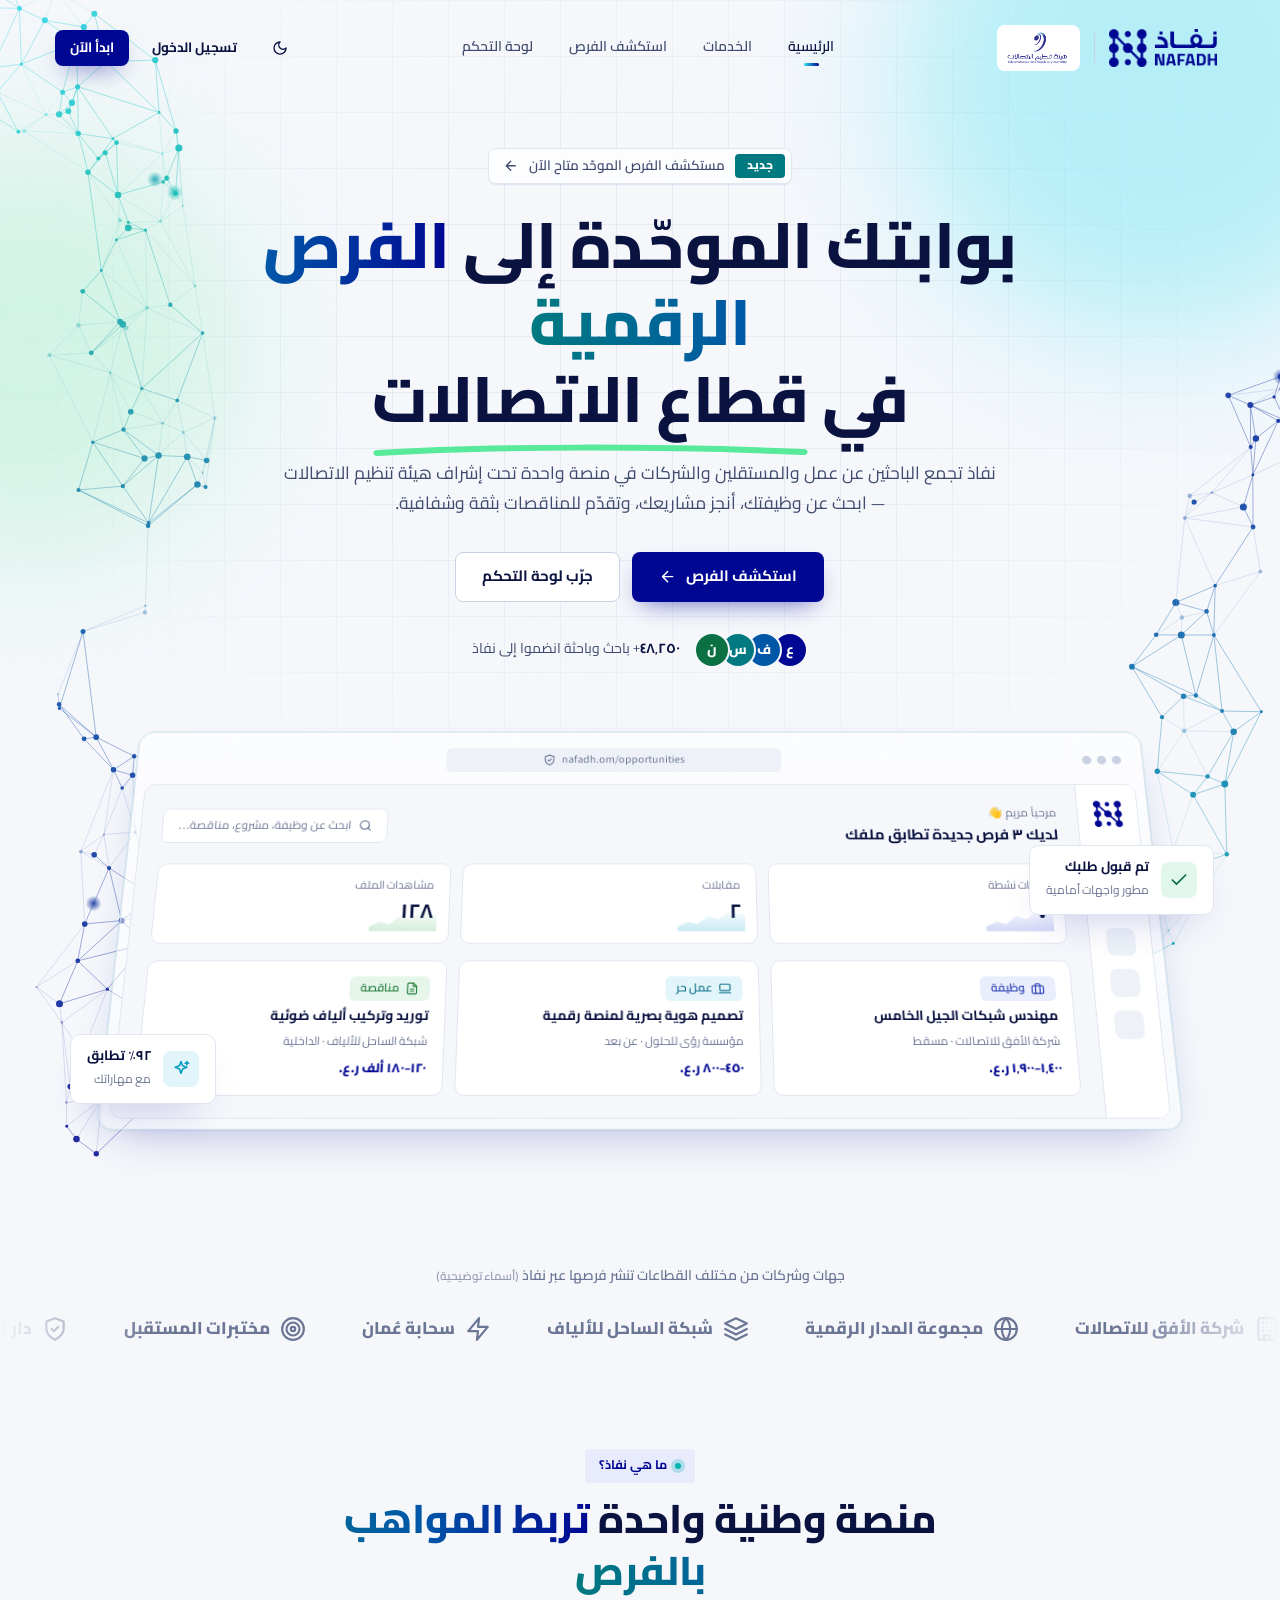
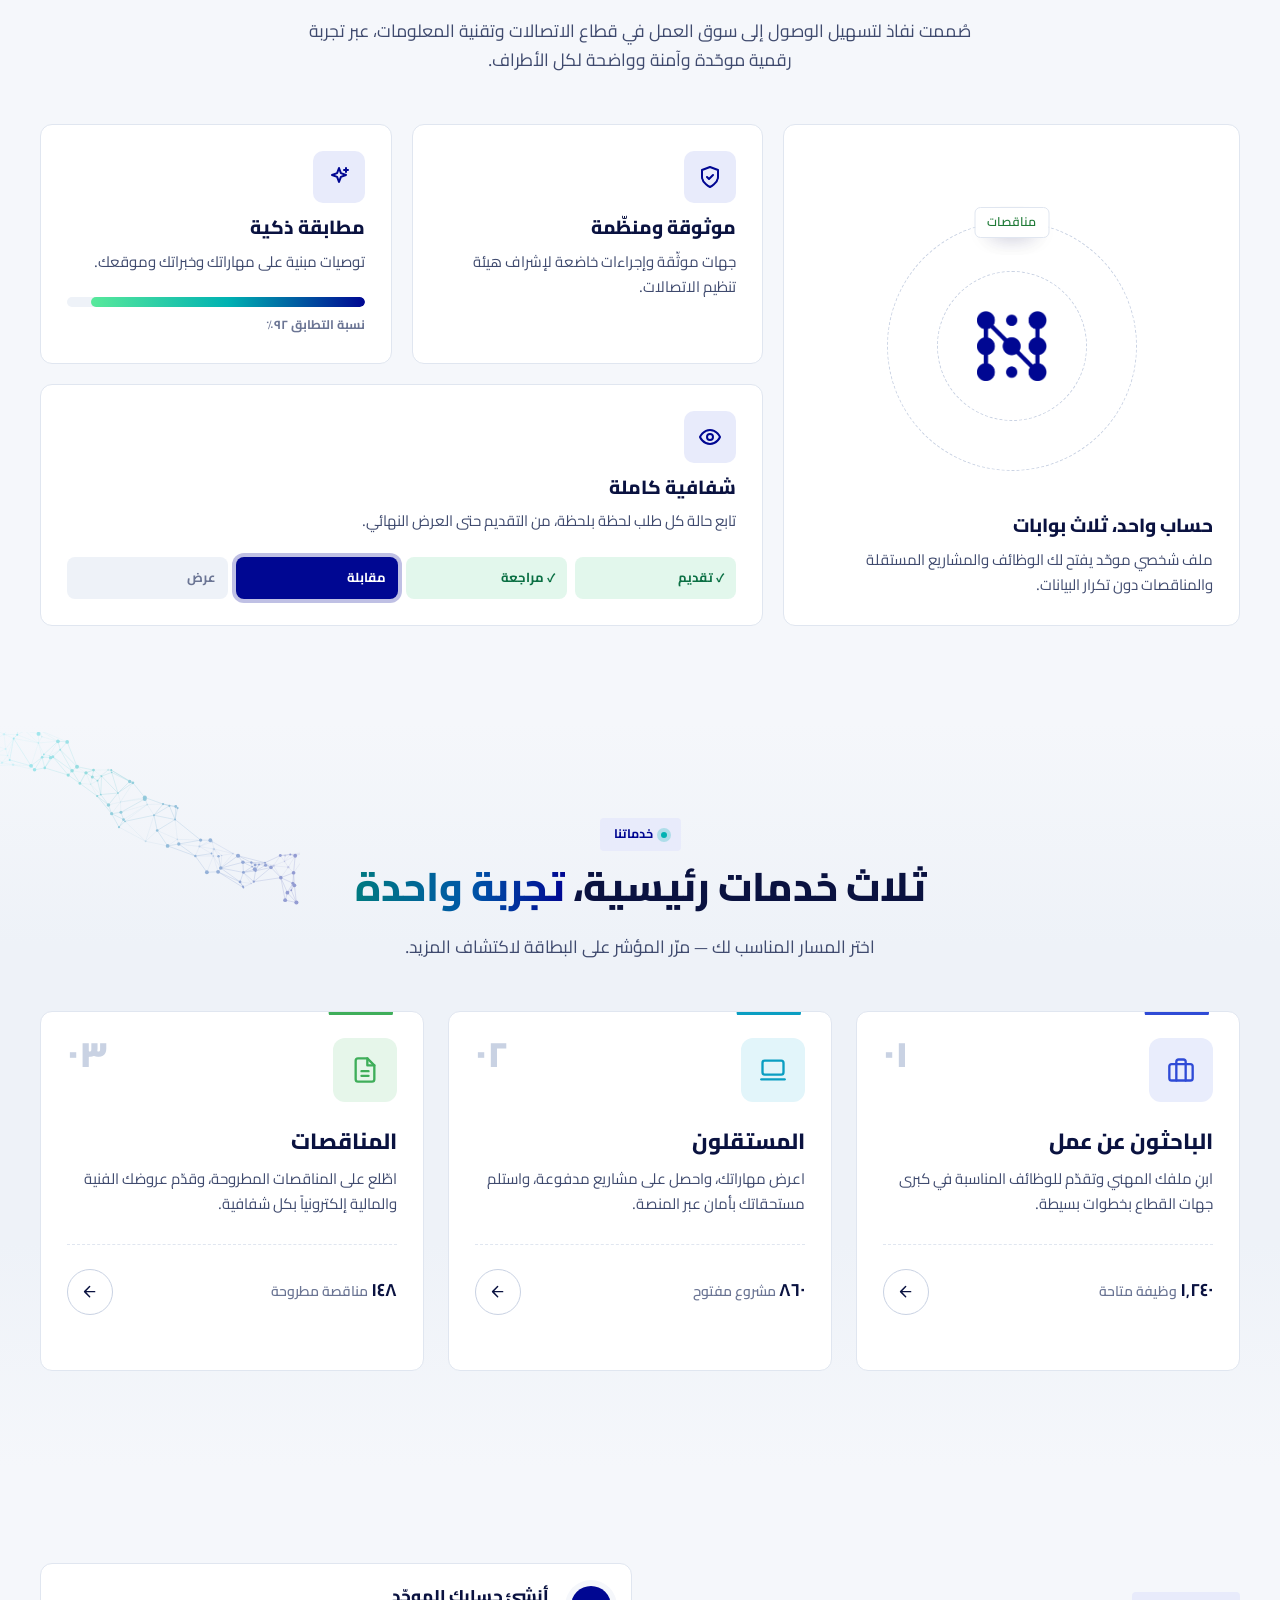
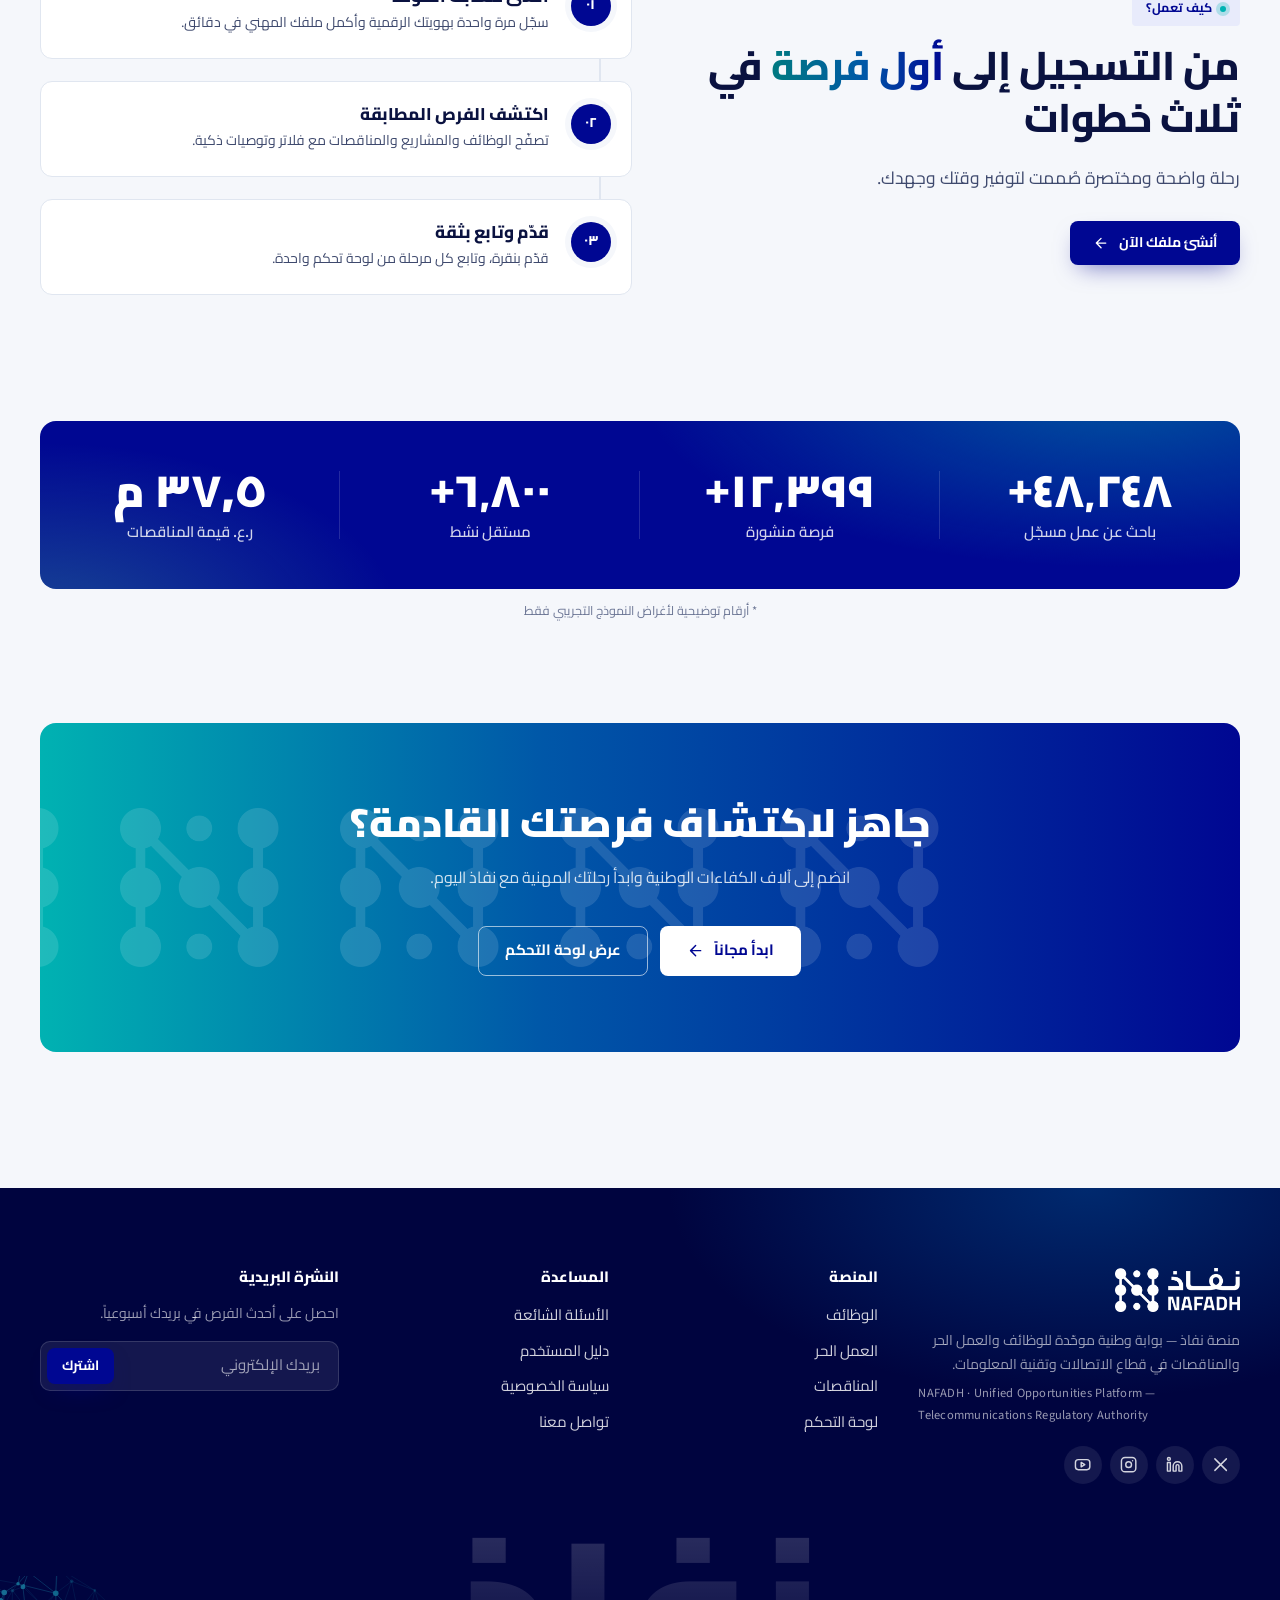
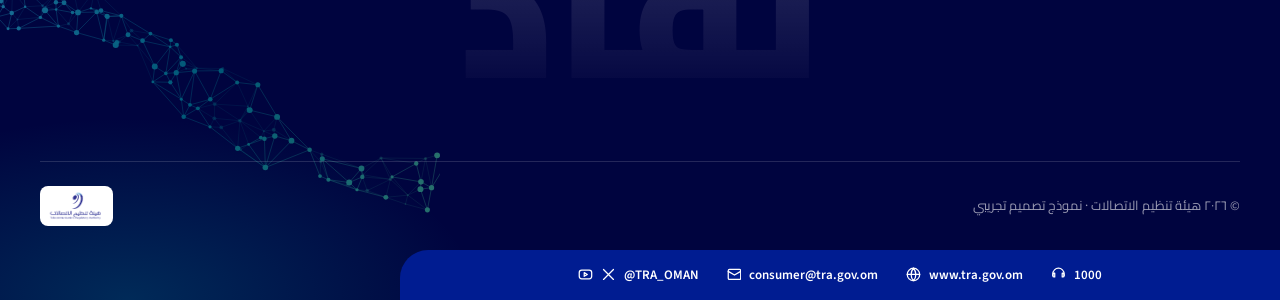
<file: index.html>
<!doctype html>
<html lang="ar" dir="rtl">
<head>
  <meta charset="utf-8">
  <meta name="viewport" content="width=device-width, initial-scale=1">
  <title>نفاذ · بوابة الفرص</title>
  <meta name="description" content="نموذج تصميم تفاعلي لمنصة نفاذ — الوظائف والعمل الحر والمناقصات">
  <script>try{var t=localStorage.getItem('nf-proto-theme')}catch(e){}document.documentElement.setAttribute('data-theme',t==='dark'?'dark':'light')</script>
  <link rel="preconnect" href="https://fonts.googleapis.com">
  <link rel="preconnect" href="https://fonts.gstatic.com" crossorigin>
  <link href="https://fonts.googleapis.com/css2?family=Cairo:wght@400;500;600;700;800;900&family=Source+Sans+3:wght@400;600;700;800;900&display=swap" rel="stylesheet">
  <link rel="stylesheet" href="assets/css/logos.css">
  <link rel="stylesheet" href="assets/css/style.css">
  <link rel="stylesheet" href="assets/css/landing.css">
</head>
<body>
  <div class="scroll-progress" aria-hidden="true"></div>

  <header class="site-header">
    <div class="container bar">
      <div class="brand">
        <a href="index.html" aria-label="نفاذ — الرئيسية"><span class="logo-nafadh"></span></a>
        <span class="divider"></span>
        <img class="logo-tra" src="assets/img/tra-logo.png" alt="هيئة تنظيم الاتصالات">
      </div>
      <nav class="nav" aria-label="التنقل الرئيسي">
        <a href="index.html" class="active">الرئيسية</a>
        <a href="#services">الخدمات</a>
        <a href="opportunities.html">استكشف الفرص</a>
        <a href="dashboard.html">لوحة التحكم</a>
      </nav>
      <div class="header-actions">
        <button class="btn btn-ghost btn-icon" data-theme-toggle aria-label="تبديل المظهر"></button>
        <a href="dashboard.html" class="btn btn-ghost btn-sm hide-sm">تسجيل الدخول</a>
        <a href="opportunities.html" class="btn btn-primary btn-sm hide-sm"><span class="flip"><span>ابدأ الآن</span><span>ابدأ الآن</span></span></a>
        <button class="btn btn-ghost btn-icon menu-toggle" aria-label="القائمة" aria-expanded="false"><i data-i="menu"></i></button>
      </div>
    </div>
  </header>

  <main>
    <!-- ================= HERO ================= -->
    <section class="hero">
      <canvas class="hero-net" aria-hidden="true"></canvas>
      <div class="grid-bg"></div>
      <div class="glow" style="width:520px;height:520px;background:var(--glow-a);top:-180px;right:-140px;opacity:.32"></div>
      <div class="glow" style="width:420px;height:420px;background:var(--glow-b);top:140px;left:-180px;opacity:.22"></div>

      <div class="container hero-inner">
        <a href="opportunities.html" class="hero-badge" data-reveal="down">
          <span class="new">جديد</span>
          <span>مستكشف الفرص الموحّد متاح الآن</span>
          <i data-i="arrow"></i>
        </a>

        <h1 class="h-display hero-title" data-reveal="up" style="--d:.08s">
          بوابتك الموحّدة إلى
          <span class="em">الفرص الرقمية</span><br>
          في <span class="underline-draw">قطاع الاتصالات<svg viewBox="0 0 300 14" preserveAspectRatio="none" aria-hidden="true"><path d="M4 9 C 80 2, 200 2, 296 8"/></svg></span>
        </h1>

        <p class="lead hero-lead" data-reveal="up" style="--d:.16s">
          نفاذ تجمع الباحثين عن عمل والمستقلين والشركات في منصة واحدة تحت إشراف هيئة تنظيم الاتصالات —
          ابحث عن وظيفتك، أنجز مشاريعك، وتقدّم للمناقصات بثقة وشفافية.
        </p>

        <div class="hero-cta" data-reveal="up" style="--d:.24s">
          <a href="opportunities.html" class="btn btn-primary btn-lg" data-magnetic>
            <span class="flip"><span>استكشف الفرص</span><span>استكشف الفرص</span></span>
            <i data-i="arrow" class="arrow"></i>
          </a>
          <a href="dashboard.html" class="btn btn-lg">
            <span class="flip"><span>جرّب لوحة التحكم</span><span>جرّب لوحة التحكم</span></span>
          </a>
        </div>

        <div class="hero-trust" data-reveal="up" style="--d:.32s">
          <div class="avatars" aria-hidden="true">
            <span style="--c:var(--tra-navy)">ع</span><span style="--c:var(--tra-blue)">ف</span><span style="--c:var(--teal-ink)">س</span><span style="--c:var(--green-ink)">ن</span>
          </div>
          <p><strong data-count="48250">٠</strong>+ باحث وباحثة انضموا إلى نفاذ</p>
        </div>
      </div>

      <!-- Product preview — tilts flat as you scroll (signature effect) -->
      <div class="container">
        <div class="banner" aria-hidden="true">
          <div class="banner-frame">
            <div class="banner-top">
              <span class="dots"><i></i><i></i><i></i></span>
              <span class="url"><i data-i="shield"></i> nafadh.om/opportunities</span>
            </div>
            <div class="banner-body">
              <aside class="mini-side">
                <span class="logo-mark"></span>
                <b class="on"></b><b></b><b></b><b></b><b></b>
              </aside>
              <div class="mini-main">
                <div class="mini-head">
                  <div><small>مرحباً مريم 👋</small><strong>لديك ٣ فرص جديدة تطابق ملفك</strong></div>
                  <span class="mini-search"><i data-i="search"></i> ابحث عن وظيفة، مشروع، مناقصة…</span>
                </div>
                <div class="mini-stats">
                  <div><small>طلبات نشطة</small><strong>٧</strong><span class="spark s1"></span></div>
                  <div><small>مقابلات</small><strong>٢</strong><span class="spark s2"></span></div>
                  <div><small>مشاهدات الملف</small><strong>١٢٨</strong><span class="spark s3"></span></div>
                </div>
                <div class="mini-cards">
                  <div class="mini-card"><span class="chip chip-job"><i data-i="briefcase"></i> وظيفة</span><strong>مهندس شبكات الجيل الخامس</strong><small>شركة الأفق للاتصالات · مسقط</small><em>١٬٤٠٠–١٬٩٠٠ ر.ع.</em></div>
                  <div class="mini-card"><span class="chip chip-free"><i data-i="laptop"></i> عمل حر</span><strong>تصميم هوية بصرية لمنصة رقمية</strong><small>مؤسسة رؤى للحلول · عن بعد</small><em>٤٥٠–٨٠٠ ر.ع.</em></div>
                  <div class="mini-card"><span class="chip chip-tender"><i data-i="file"></i> مناقصة</span><strong>توريد وتركيب ألياف ضوئية</strong><small>شبكة الساحل للألياف · الداخلية</small><em>١٢٠–١٨٠ ألف ر.ع.</em></div>
                </div>
              </div>
            </div>
          </div>
          <div class="float-card fc1"><i data-i="check"></i><div><strong>تم قبول طلبك</strong><small>مطور واجهات أمامية</small></div></div>
          <div class="float-card fc2"><i data-i="sparkles"></i><div><strong>٩٢٪ تطابق</strong><small>مع مهاراتك</small></div></div>
        </div>
      </div>
    </section>

    <!-- ================= MARQUEE ================= -->
    <section class="trust">
      <p class="trust-title">جهات وشركات من مختلف القطاعات تنشر فرصها عبر نفاذ <small>(أسماء توضيحية)</small></p>
      <div class="marquee">
        <div class="marquee-track">
          <span><i data-i="building"></i> شركة الأفق للاتصالات</span>
          <span><i data-i="globe"></i> مجموعة المدار الرقمية</span>
          <span><i data-i="layers"></i> شبكة الساحل للألياف</span>
          <span><i data-i="zap"></i> سحابة عُمان</span>
          <span><i data-i="target"></i> مختبرات المستقبل</span>
          <span><i data-i="shield"></i> دار البيانات الوطنية</span>
          <span><i data-i="users"></i> مؤسسة رؤى للحلول</span>
          <span><i data-i="star"></i> أبراج الوطن</span>
        </div>
      </div>
    </section>

    <!-- ================= ABOUT / BENTO ================= -->
    <section class="section about" id="about">
      <div class="container">
        <div class="section-head" data-reveal="up">
          <span class="eyebrow"><span class="dot"></span> ما هي نفاذ؟</span>
          <h2 class="h-section">منصة وطنية واحدة <span class="em">تربط المواهب بالفرص</span></h2>
          <p class="lead">صُممت نفاذ لتسهيل الوصول إلى سوق العمل في قطاع الاتصالات وتقنية المعلومات، عبر تجربة رقمية موحّدة وآمنة وواضحة لكل الأطراف.</p>
        </div>

        <div class="bento">
          <article class="xcard bento-a" data-reveal="up">
            <div class="bento-visual orbit" aria-hidden="true">
              <span class="logo-mark"></span>
              <i class="o o1"><b class="chip chip-job">وظائف</b></i>
              <i class="o o2"><b class="chip chip-free">عمل حر</b></i>
              <i class="o o3"><b class="chip chip-tender">مناقصات</b></i>
            </div>
            <h3>حساب واحد، ثلاث بوابات</h3>
            <p>ملف شخصي موحّد يفتح لك الوظائف والمشاريع المستقلة والمناقصات دون تكرار البيانات.</p>
          </article>
          <article class="xcard bento-b" data-reveal="up" style="--d:.08s">
            <span class="b-ico"><i data-i="shield"></i></span>
            <h3>موثوقة ومنظّمة</h3>
            <p>جهات موثّقة وإجراءات خاضعة لإشراف هيئة تنظيم الاتصالات.</p>
          </article>
          <article class="xcard bento-c" data-reveal="up" style="--d:.16s">
            <span class="b-ico"><i data-i="sparkles"></i></span>
            <h3>مطابقة ذكية</h3>
            <p>توصيات مبنية على مهاراتك وخبراتك وموقعك.</p>
            <div class="match-bar" aria-hidden="true"><span style="--w:92%"></span></div>
            <small class="match-label">نسبة التطابق ٩٢٪</small>
          </article>
          <article class="xcard bento-d" data-reveal="up" style="--d:.24s">
            <span class="b-ico"><i data-i="eye"></i></span>
            <h3>شفافية كاملة</h3>
            <p>تابع حالة كل طلب لحظة بلحظة، من التقديم حتى العرض النهائي.</p>
            <ol class="mini-steps" aria-hidden="true"><li class="done">تقديم</li><li class="done">مراجعة</li><li class="now">مقابلة</li><li>عرض</li></ol>
          </article>
        </div>
      </div>
    </section>

    <!-- ================= SERVICES ================= -->
    <section class="section services" id="services">
      <div class="corner-mesh" data-mesh="auto" data-seed="19"></div>
      <div class="container">
        <div class="section-head" data-reveal="up">
          <span class="eyebrow"><span class="dot"></span> خدماتنا</span>
          <h2 class="h-section">ثلاث خدمات رئيسية، <span class="em">تجربة واحدة</span></h2>
          <p class="lead">اختر المسار المناسب لك — مرّر المؤشر على البطاقة لاكتشاف المزيد.</p>
        </div>

        <div class="service-grid">
          <article class="xcard service" data-tilt data-reveal="up" style="--spot:var(--c-job);--svc:var(--c-job);--svc-soft:var(--c-job-soft)" tabindex="0">
            <div class="svc-top">
              <span class="svc-ico"><i data-i="briefcase"></i></span>
              <span class="svc-num">٠١</span>
            </div>
            <h3>الباحثون عن عمل</h3>
            <p>ابنِ ملفك المهني وتقدّم للوظائف المناسبة في كبرى جهات القطاع بخطوات بسيطة.</p>
            <div class="svc-more">
              <ul>
                <li><i data-i="check"></i> سيرة ذاتية ذكية بقوالب جاهزة</li>
                <li><i data-i="check"></i> تنبيهات فورية للوظائف المطابقة</li>
                <li><i data-i="check"></i> تتبّع حالة الطلبات والمقابلات</li>
              </ul>
            </div>
            <div class="svc-foot">
              <span><strong data-count="1240">٠</strong> وظيفة متاحة</span>
              <a href="opportunities.html?type=job" class="svc-link" aria-label="استكشف الوظائف"><i data-i="arrow"></i></a>
            </div>
          </article>

          <article class="xcard service" data-tilt data-reveal="up" style="--d:.1s;--spot:var(--c-free);--svc:var(--c-free);--svc-soft:var(--c-free-soft)" tabindex="0">
            <div class="svc-top">
              <span class="svc-ico"><i data-i="laptop"></i></span>
              <span class="svc-num">٠٢</span>
            </div>
            <h3>المستقلون</h3>
            <p>اعرض مهاراتك، واحصل على مشاريع مدفوعة، واستلم مستحقاتك بأمان عبر المنصة.</p>
            <div class="svc-more">
              <ul>
                <li><i data-i="check"></i> معرض أعمال احترافي</li>
                <li><i data-i="check"></i> عقود ودفعات مرتبطة بالمراحل</li>
                <li><i data-i="check"></i> تقييمات موثّقة من العملاء</li>
              </ul>
            </div>
            <div class="svc-foot">
              <span><strong data-count="860">٠</strong> مشروع مفتوح</span>
              <a href="opportunities.html?type=free" class="svc-link" aria-label="استكشف مشاريع العمل الحر"><i data-i="arrow"></i></a>
            </div>
          </article>

          <article class="xcard service" data-tilt data-reveal="up" style="--d:.2s;--spot:var(--c-tender);--svc:var(--c-tender);--svc-soft:var(--c-tender-soft)" tabindex="0">
            <div class="svc-top">
              <span class="svc-ico"><i data-i="file"></i></span>
              <span class="svc-num">٠٣</span>
            </div>
            <h3>المناقصات</h3>
            <p>اطّلع على المناقصات المطروحة، وقدّم عروضك الفنية والمالية إلكترونياً بكل شفافية.</p>
            <div class="svc-more">
              <ul>
                <li><i data-i="check"></i> كراسات شروط رقمية</li>
                <li><i data-i="check"></i> تقديم العروض وتتبّع التقييم</li>
                <li><i data-i="check"></i> إشعارات بالمواعيد النهائية</li>
              </ul>
            </div>
            <div class="svc-foot">
              <span><strong data-count="148">٠</strong> مناقصة مطروحة</span>
              <a href="opportunities.html?type=tender" class="svc-link" aria-label="استكشف المناقصات"><i data-i="arrow"></i></a>
            </div>
          </article>
        </div>
      </div>
    </section>

    <!-- ================= STEPS ================= -->
    <section class="section steps-sec">
      <div class="container steps-wrap">
        <div class="steps-head" data-reveal="start">
          <span class="eyebrow"><span class="dot"></span> كيف تعمل؟</span>
          <h2 class="h-section">من التسجيل إلى <span class="em">أول فرصة</span> في ثلاث خطوات</h2>
          <p class="lead">رحلة واضحة ومختصرة صُممت لتوفير وقتك وجهدك.</p>
          <a href="dashboard.html" class="btn btn-primary" data-magnetic style="margin-top:28px"><span class="flip"><span>أنشئ ملفك الآن</span><span>أنشئ ملفك الآن</span></span><i data-i="arrow" class="arrow"></i></a>
        </div>
        <ol class="steps">
          <span class="steps-line" aria-hidden="true"><span></span></span>
          <li data-reveal="end">
            <span class="step-n">٠١</span>
            <div><h3>أنشئ حسابك الموحّد</h3><p>سجّل مرة واحدة بهويتك الرقمية وأكمل ملفك المهني في دقائق.</p></div>
          </li>
          <li data-reveal="end" style="--d:.1s">
            <span class="step-n">٠٢</span>
            <div><h3>اكتشف الفرص المطابقة</h3><p>تصفّح الوظائف والمشاريع والمناقصات مع فلاتر وتوصيات ذكية.</p></div>
          </li>
          <li data-reveal="end" style="--d:.2s">
            <span class="step-n">٠٣</span>
            <div><h3>قدّم وتابع بثقة</h3><p>قدّم بنقرة، وتابع كل مرحلة من لوحة تحكم واحدة.</p></div>
          </li>
        </ol>
      </div>
    </section>

    <!-- ================= STATS ================= -->
    <section class="stats-sec">
      <div class="container">
        <div class="stats">
          <div class="stat" data-reveal="up"><strong><span data-count="48250">٠</span>+</strong><span>باحث عن عمل مسجّل</span></div>
          <div class="stat" data-reveal="up" style="--d:.08s"><strong><span data-count="12400">٠</span>+</strong><span>فرصة منشورة</span></div>
          <div class="stat" data-reveal="up" style="--d:.16s"><strong><span data-count="6800">٠</span>+</strong><span>مستقل نشط</span></div>
          <div class="stat" data-reveal="up" style="--d:.24s"><strong><span data-count="37.5" data-decimals="1">٠</span> م</strong><span>ر.ع. قيمة المناقصات</span></div>
        </div>
        <p class="stats-note">* أرقام توضيحية لأغراض النموذج التجريبي فقط</p>
      </div>
    </section>

    <!-- ================= CTA ================= -->
    <section class="section cta-sec">
      <div class="container">
        <div class="cta">
          <div class="pattern-shape" aria-hidden="true">
            <span class="logo-mark"></span><span class="logo-mark"></span><span class="logo-mark"></span><span class="logo-mark"></span><span class="logo-mark"></span><span class="logo-mark"></span><span class="logo-mark"></span><span class="logo-mark"></span><span class="logo-mark"></span><span class="logo-mark"></span>
          </div>
          <div class="cta-inner" data-reveal="zoom">
            <h2>جاهز لاكتشاف فرصتك القادمة؟</h2>
            <p>انضم إلى آلاف الكفاءات الوطنية وابدأ رحلتك المهنية مع نفاذ اليوم.</p>
            <div class="hero-cta">
              <a href="opportunities.html" class="btn btn-lg btn-light" data-magnetic><span class="flip"><span>ابدأ مجاناً</span><span>ابدأ مجاناً</span></span><i data-i="arrow" class="arrow"></i></a>
              <a href="dashboard.html" class="btn btn-lg btn-outline-light"><span class="flip"><span>عرض لوحة التحكم</span><span>عرض لوحة التحكم</span></span></a>
            </div>
          </div>
        </div>
      </div>
    </section>
  </main>

  <footer class="site-footer">
    <div class="footer-net" data-mesh="on-dark" data-seed="5"></div>
    <div class="container">
      <div class="footer-grid">
        <div class="footer-about">
          <span class="logo-nafadh"></span>
          <p>منصة نفاذ — بوابة وطنية موحّدة للوظائف والعمل الحر والمناقصات في قطاع الاتصالات وتقنية المعلومات.</p>
          <span class="footer-en" lang="en">NAFADH · Unified Opportunities Platform — Telecommunications Regulatory Authority</span>
          <div class="socials" style="margin-top:20px">
            <a href="#" aria-label="X"><i data-i="x_social"></i></a>
            <a href="#" aria-label="LinkedIn"><i data-i="linkedin"></i></a>
            <a href="#" aria-label="Instagram"><i data-i="instagram"></i></a>
            <a href="#" aria-label="YouTube"><i data-i="youtube"></i></a>
          </div>
        </div>
        <div>
          <h4>المنصة</h4>
          <ul>
            <li><a href="opportunities.html?type=job">الوظائف</a></li>
            <li><a href="opportunities.html?type=free">العمل الحر</a></li>
            <li><a href="opportunities.html?type=tender">المناقصات</a></li>
            <li><a href="dashboard.html">لوحة التحكم</a></li>
          </ul>
        </div>
        <div>
          <h4>المساعدة</h4>
          <ul>
            <li><a href="#">الأسئلة الشائعة</a></li>
            <li><a href="#">دليل المستخدم</a></li>
            <li><a href="#">سياسة الخصوصية</a></li>
            <li><a href="#">تواصل معنا</a></li>
          </ul>
        </div>
        <div>
          <h4>النشرة البريدية</h4>
          <p class="footer-note">احصل على أحدث الفرص في بريدك أسبوعياً.</p>
          <form class="newsletter" data-mock="تم الاشتراك في النشرة (تجريبي)">
            <label class="sr-only" for="nl">البريد الإلكتروني</label>
            <input id="nl" type="email" placeholder="بريدك الإلكتروني" required>
            <button class="btn btn-primary btn-sm" type="submit">اشترك</button>
          </form>
        </div>
      </div>
      <div class="footer-word" aria-hidden="true">نفاذ</div>
      <div class="footer-bottom">
        <span>© <span data-year></span> هيئة تنظيم الاتصالات · نموذج تصميم تجريبي</span>
        <img class="logo-tra" src="assets/img/tra-logo.png" alt="هيئة تنظيم الاتصالات">
      </div>
    </div>
  <div class="contact-wrap">
    <div class="contact-bar" aria-label="معلومات التواصل مع الهيئة">
      <span><i data-i="headset"></i> 1000</span>
      <a href="https://www.tra.gov.om" target="_blank" rel="noopener"><i data-i="globe"></i> www.tra.gov.om</a>
      <a href="mailto:consumer@tra.gov.om"><i data-i="mail"></i> consumer@tra.gov.om</a>
      <span><i data-i="youtube"></i><i data-i="x_social"></i> @TRA_OMAN</span>
    </div>
  </div>
  </footer>

  <script src="assets/js/main.js"></script>
  <script src="assets/js/landing.js"></script>
</body>
</html>
</file>
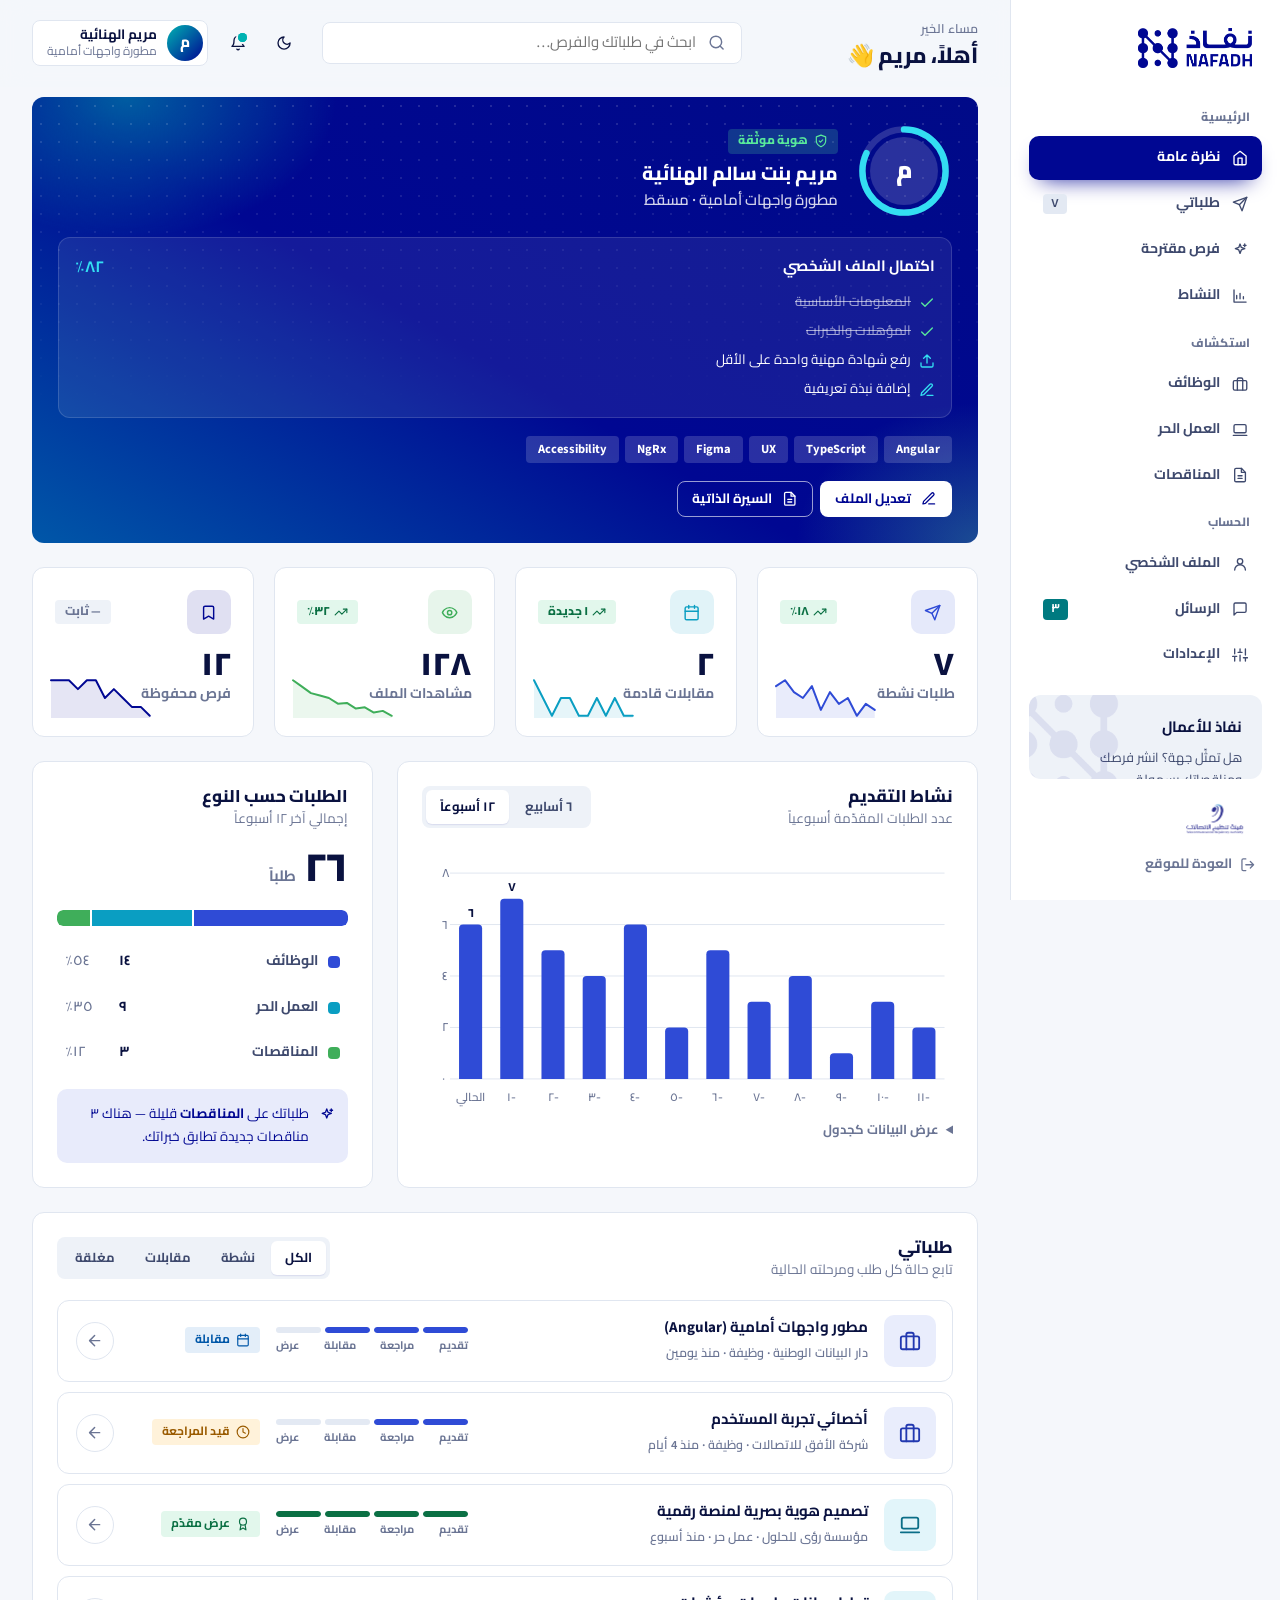
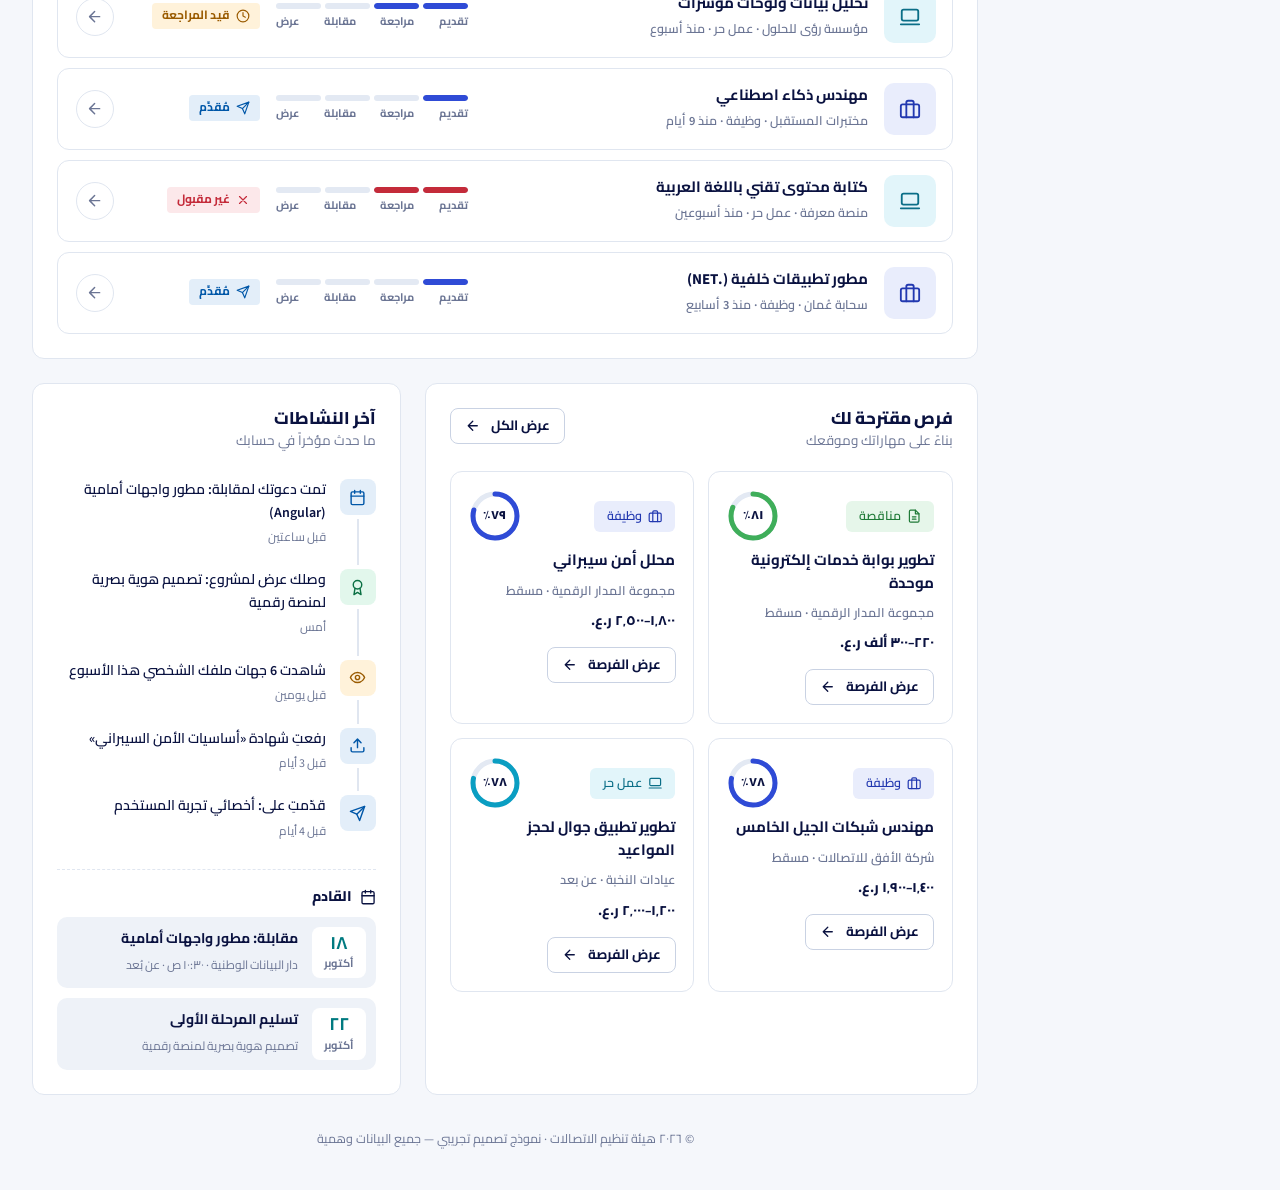
<file: dashboard.html>
<!doctype html>
<html lang="ar" dir="rtl">
<head>
  <meta charset="utf-8">
  <meta name="viewport" content="width=device-width, initial-scale=1">
  <title>نفاذ · لوحة التحكم</title>
  <meta name="description" content="لوحة تحكم المستخدم — نموذج تصميم تفاعلي لمنصة نفاذ">
  <script>try{var t=localStorage.getItem('nf-proto-theme')}catch(e){}document.documentElement.setAttribute('data-theme',t==='dark'?'dark':'light')</script>
  <link rel="preconnect" href="https://fonts.googleapis.com">
  <link rel="preconnect" href="https://fonts.gstatic.com" crossorigin>
  <link href="https://fonts.googleapis.com/css2?family=Cairo:wght@400;500;600;700;800;900&family=Source+Sans+3:wght@400;600;700;800;900&display=swap" rel="stylesheet">
  <link rel="stylesheet" href="assets/css/logos.css">
  <link rel="stylesheet" href="assets/css/style.css">
  <link rel="stylesheet" href="assets/css/dashboard.css">
</head>
<body class="app">
  <!-- Sidebar -->
  <aside class="side" id="side" aria-label="القائمة الجانبية">
    <a href="index.html" class="side-brand" aria-label="نفاذ — الرئيسية"><span class="logo-nafadh"></span></a>
    <nav class="side-nav">
      <span class="side-label">الرئيسية</span>
      <a href="#overview" class="active"><i data-i="home"></i> نظرة عامة</a>
      <a href="#applications"><i data-i="send"></i> طلباتي <b>٧</b></a>
      <a href="#recommended"><i data-i="sparkles"></i> فرص مقترحة</a>
      <a href="#activity"><i data-i="chart"></i> النشاط</a>
      <span class="side-label">استكشاف</span>
      <a href="opportunities.html?type=job"><i data-i="briefcase"></i> الوظائف</a>
      <a href="opportunities.html?type=free"><i data-i="laptop"></i> العمل الحر</a>
      <a href="opportunities.html?type=tender"><i data-i="file"></i> المناقصات</a>
      <span class="side-label">الحساب</span>
      <a href="#profile"><i data-i="user"></i> الملف الشخصي</a>
      <a href="#" data-mock-link="الرسائل"><i data-i="message"></i> الرسائل <b class="accent">٣</b></a>
      <a href="#" data-mock-link="الإعدادات"><i data-i="sliders"></i> الإعدادات</a>
    </nav>
    <div class="side-card">
      <span class="logo-mark"></span>
      <strong>نفاذ للأعمال</strong>
      <p>هل تمثّل جهة؟ انشر فرصك ومناقصاتك بسهولة.</p>
      <a href="opportunities.html" class="btn btn-sm">اعرف المزيد</a>
    </div>
    <div class="side-foot">
      <img class="logo-tra" src="assets/img/tra-logo.png" alt="هيئة تنظيم الاتصالات">
      <a href="index.html" class="side-out"><i data-i="logout"></i> العودة للموقع</a>
    </div>
  </aside>
  <div class="side-backdrop"></div>

  <div class="main">
    <!-- Topbar -->
    <header class="topbar">
      <button class="btn btn-ghost btn-icon side-toggle" aria-label="القائمة"><i data-i="menu"></i></button>
      <div class="greet">
        <small id="greetTime">مساء الخير</small>
        <h1>أهلاً، <span id="userFirst">مريم</span> 👋</h1>
      </div>
      <div class="top-search">
        <i data-i="search"></i>
        <label class="sr-only" for="dq">بحث</label>
        <input id="dq" type="search" placeholder="ابحث في طلباتك والفرص…">
      </div>
      <div class="top-actions">
        <button class="btn btn-ghost btn-icon" data-theme-toggle aria-label="تبديل المظهر"></button>
        <div class="notif">
          <button class="btn btn-ghost btn-icon" id="bell" aria-label="الإشعارات" aria-expanded="false"><i data-i="bell"></i><span class="ping"></span></button>
          <div class="notif-pop" id="notifPop" hidden>
            <div class="np-head"><strong>الإشعارات</strong><button class="link-btn" id="markRead">تعليم الكل كمقروء</button></div>
            <ul id="notifList"></ul>
          </div>
        </div>
        <a href="#profile" class="me"><span class="av" id="avTop">م</span><span class="me-txt"><strong id="nameTop"></strong><small id="roleTop"></small></span></a>
      </div>
    </header>

    <div class="content">
      <!-- Overview: profile + KPIs -->
      <section id="overview" class="grid-top">
        <article class="profile-card" id="profile" data-reveal="up">
          <div class="pc-bg" aria-hidden="true"></div>
          <div class="pc-head">
            <div class="ring" id="ring" role="img" aria-label="اكتمال الملف ٨٢٪">
              <svg viewBox="0 0 120 120" aria-hidden="true"><circle cx="60" cy="60" r="52" class="r-track"/><circle cx="60" cy="60" r="52" class="r-val" id="ringVal"/></svg>
              <span class="r-av" id="avBig">م</span>
            </div>
            <div>
              <span class="verified"><i data-i="shield"></i> هوية موثّقة</span>
              <h2 id="nameBig"></h2>
              <p id="roleBig"></p>
            </div>
          </div>
          <div class="pc-progress">
            <div class="pc-row"><span>اكتمال الملف الشخصي</span><strong><span data-count="82">٠</span>٪</strong></div>
            <ul class="todo">
              <li class="done"><i data-i="check"></i> المعلومات الأساسية</li>
              <li class="done"><i data-i="check"></i> المؤهلات والخبرات</li>
              <li><i data-i="upload"></i> رفع شهادة مهنية واحدة على الأقل</li>
              <li><i data-i="edit"></i> إضافة نبذة تعريفية</li>
            </ul>
          </div>
          <div class="skills" id="skills"></div>
          <div class="pc-actions">
            <button class="btn btn-light btn-sm" data-toast="سيتم فتح محرر الملف الشخصي (تجريبي)"><i data-i="edit"></i> تعديل الملف</button>
            <button class="btn btn-outline-light btn-sm" data-toast="تم تنزيل السيرة الذاتية (تجريبي)"><i data-i="file"></i> السيرة الذاتية</button>
          </div>
        </article>

        <div class="kpis">
          <article class="xcard kpi" data-reveal="up" style="--d:.05s;--k:var(--c-job)">
            <div class="kpi-top"><span class="k-ico"><i data-i="send"></i></span><span class="delta up"><i data-i="trend"></i> ١٨٪</span></div>
            <strong data-count="7">٠</strong><span>طلبات نشطة</span>
            <svg class="spark" viewBox="0 0 120 36" preserveAspectRatio="none" data-spark="2,3,1,4,3,5,2,6,4,5,7,6" aria-hidden="true"></svg>
          </article>
          <article class="xcard kpi" data-reveal="up" style="--d:.1s;--k:var(--c-free)">
            <div class="kpi-top"><span class="k-ico"><i data-i="calendar"></i></span><span class="delta up"><i data-i="trend"></i> ١ جديدة</span></div>
            <strong data-count="2">٠</strong><span>مقابلات قادمة</span>
            <svg class="spark" viewBox="0 0 120 36" preserveAspectRatio="none" data-spark="0,0,1,0,1,0,0,1,1,0,1,2" aria-hidden="true"></svg>
          </article>
          <article class="xcard kpi" data-reveal="up" style="--d:.15s;--k:var(--c-tender)">
            <div class="kpi-top"><span class="k-ico"><i data-i="eye"></i></span><span class="delta up"><i data-i="trend"></i> ٣٢٪</span></div>
            <strong data-count="128">٠</strong><span>مشاهدات الملف</span>
            <svg class="spark" viewBox="0 0 120 36" preserveAspectRatio="none" data-spark="40,52,48,61,58,72,70,84,90,96,112,128" aria-hidden="true"></svg>
          </article>
          <article class="xcard kpi" data-reveal="up" style="--d:.2s;--k:var(--brand)">
            <div class="kpi-top"><span class="k-ico"><i data-i="bookmark"></i></span><span class="delta flat">— ثابت</span></div>
            <strong data-count="12" id="savedKpi">٠</strong><span>فرص محفوظة</span>
            <svg class="spark" viewBox="0 0 120 36" preserveAspectRatio="none" data-spark="8,9,9,10,11,10,12,12,11,12,12,12" aria-hidden="true"></svg>
          </article>
        </div>
      </section>

      <!-- Activity overview -->
      <section id="activity" class="grid-mid">
        <article class="panel chart-panel" data-reveal="up">
          <div class="panel-head">
            <div><h2>نشاط التقديم</h2><p>عدد الطلبات المقدّمة أسبوعياً</p></div>
            <div class="seg" role="group" aria-label="الفترة">
              <button data-range="6">٦ أسابيع</button>
              <button data-range="12" class="on">١٢ أسبوعاً</button>
            </div>
          </div>
          <div class="chart" id="barChart" role="img" aria-label="مخطط أعمدة لعدد الطلبات الأسبوعية"></div>
          <details class="table-view">
            <summary>عرض البيانات كجدول</summary>
            <table id="barTable"></table>
          </details>
        </article>

        <article class="panel" data-reveal="up" style="--d:.08s">
          <div class="panel-head"><div><h2>الطلبات حسب النوع</h2><p>إجمالي آخر ١٢ أسبوعاً</p></div></div>
          <div class="big-num"><strong data-count="26">٠</strong><span>طلباً</span></div>
          <div class="stack" id="stack" role="img" aria-label="توزيع الطلبات حسب النوع"></div>
          <ul class="legend" id="legend"></ul>
          <div class="tip-card"><i data-i="sparkles"></i><p>طلباتك على <b>المناقصات</b> قليلة — هناك ٣ مناقصات جديدة تطابق خبراتك.</p></div>
        </article>
      </section>

      <!-- Applications -->
      <section id="applications" class="panel" data-reveal="up">
        <div class="panel-head">
          <div><h2>طلباتي</h2><p>تابع حالة كل طلب ومرحلته الحالية</p></div>
          <div class="seg" role="tablist" aria-label="تصفية الطلبات" id="appFilter">
            <button data-f="all" class="on">الكل</button>
            <button data-f="active">نشطة</button>
            <button data-f="interview">مقابلات</button>
            <button data-f="closed">مغلقة</button>
          </div>
        </div>
        <div class="app-list" id="appList"></div>
      </section>

      <!-- Recommended + timeline -->
      <section class="grid-bot">
        <article class="panel" id="recommended" data-reveal="up">
          <div class="panel-head">
            <div><h2>فرص مقترحة لك</h2><p>بناءً على مهاراتك وموقعك</p></div>
            <a href="opportunities.html" class="btn btn-sm">عرض الكل <i data-i="arrow" class="arrow"></i></a>
          </div>
          <div class="rec-list" id="recList"></div>
        </article>

        <article class="panel" data-reveal="up" style="--d:.08s">
          <div class="panel-head"><div><h2>آخر النشاطات</h2><p>ما حدث مؤخراً في حسابك</p></div></div>
          <ol class="timeline" id="timeline"></ol>
          <div class="upcoming">
            <h3><i data-i="calendar"></i> القادم</h3>
            <div class="event">
              <div class="date"><b>١٨</b><small>أكتوبر</small></div>
              <div><strong>مقابلة: مطور واجهات أمامية</strong><small>دار البيانات الوطنية · ١٠:٣٠ ص · عن بُعد</small></div>
            </div>
            <div class="event">
              <div class="date"><b>٢٢</b><small>أكتوبر</small></div>
              <div><strong>تسليم المرحلة الأولى</strong><small>تصميم هوية بصرية لمنصة رقمية</small></div>
            </div>
          </div>
        </article>
      </section>

      <p class="foot-note">© <span data-year></span> هيئة تنظيم الاتصالات · نموذج تصميم تجريبي — جميع البيانات وهمية</p>
    </div>
  </div>

  <div class="chart-tip" id="chartTip" role="status" hidden></div>

  <script src="assets/js/data.js"></script>
  <script src="assets/js/main.js"></script>
  <script src="assets/js/dashboard.js"></script>
</body>
</html>
</file>
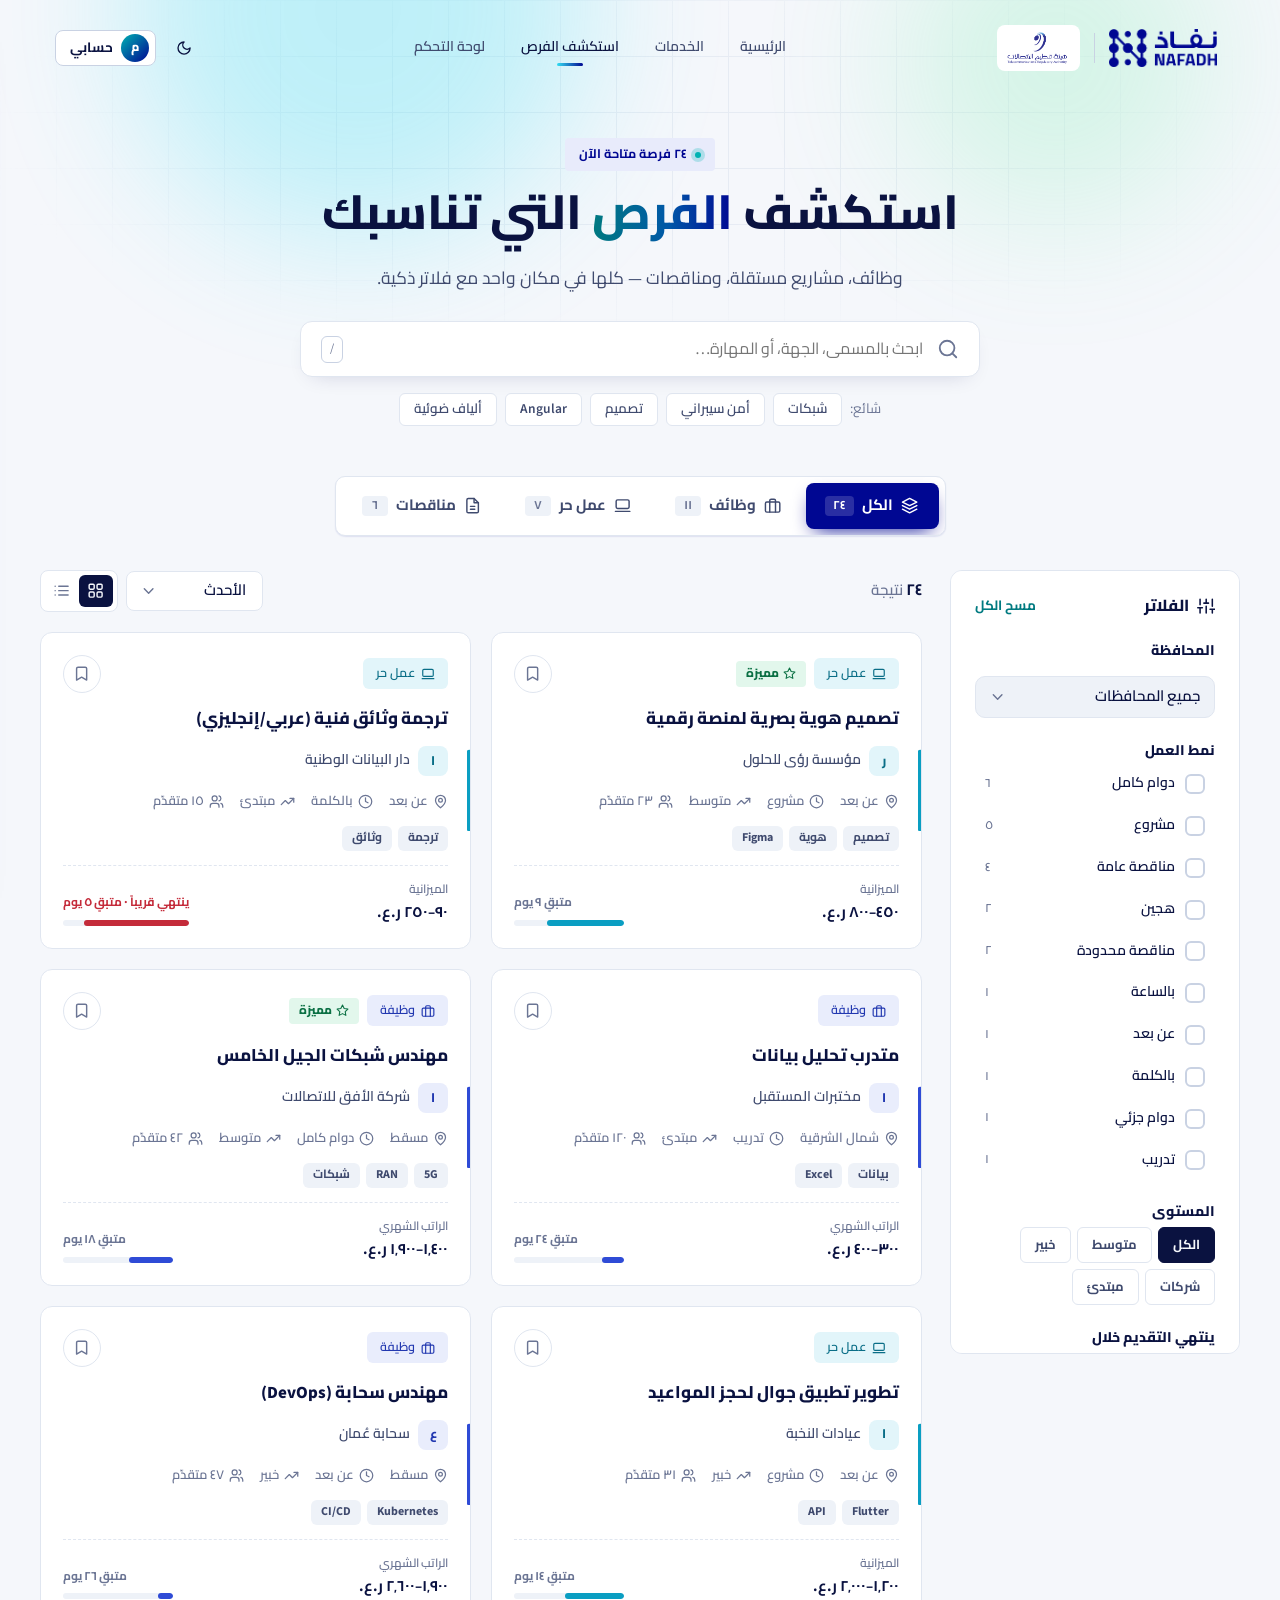
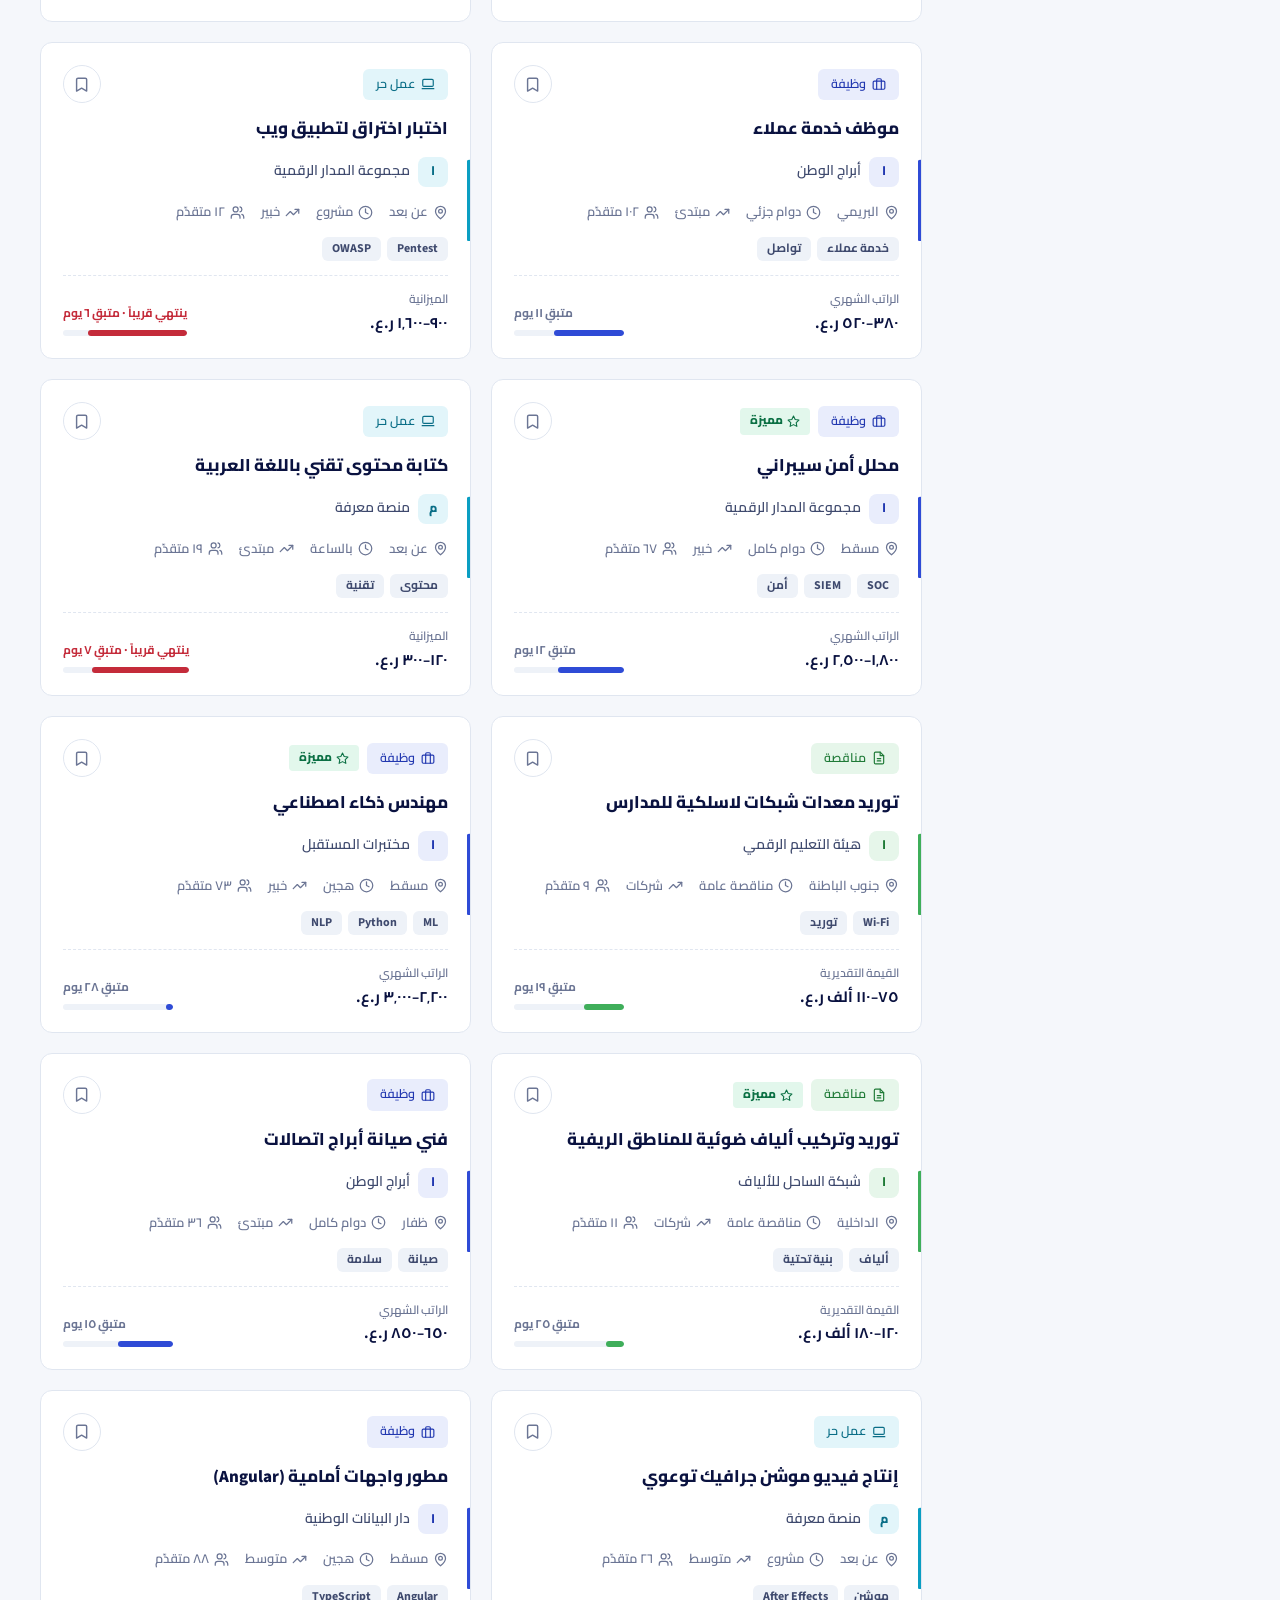
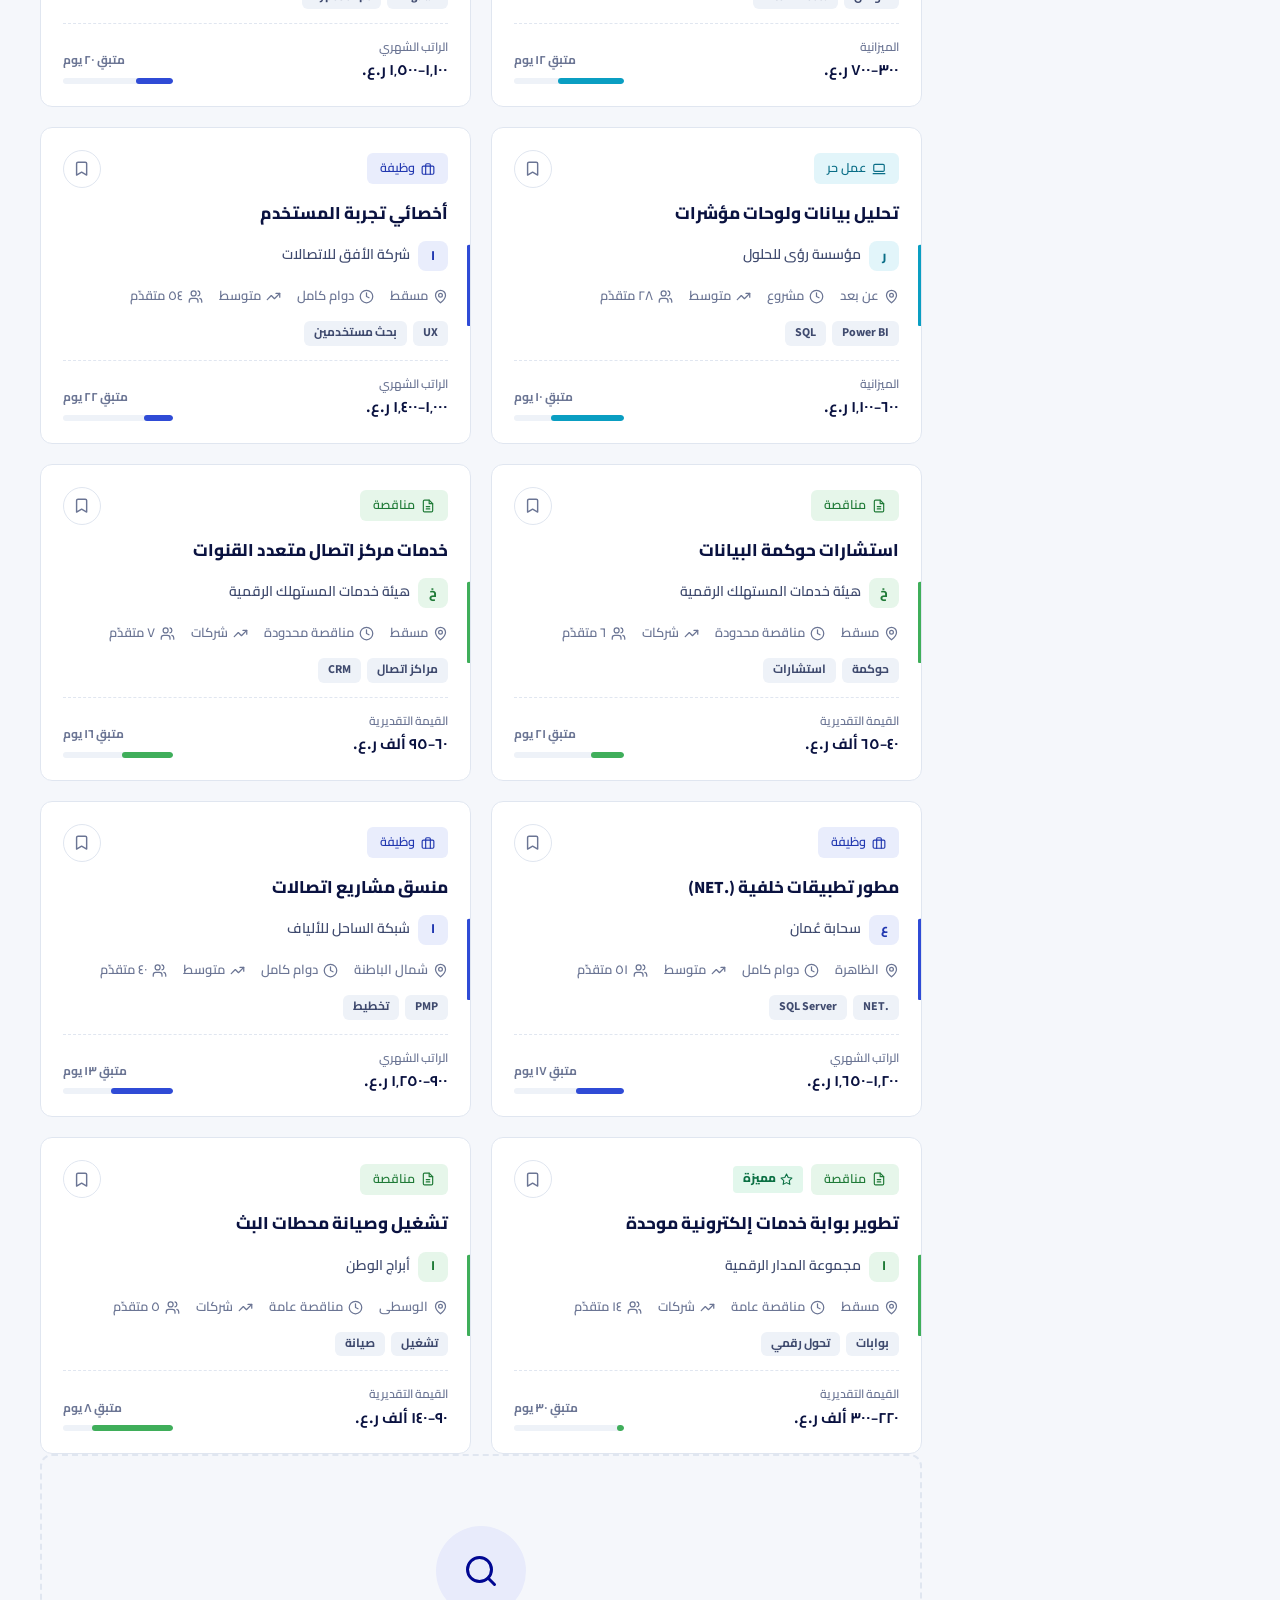
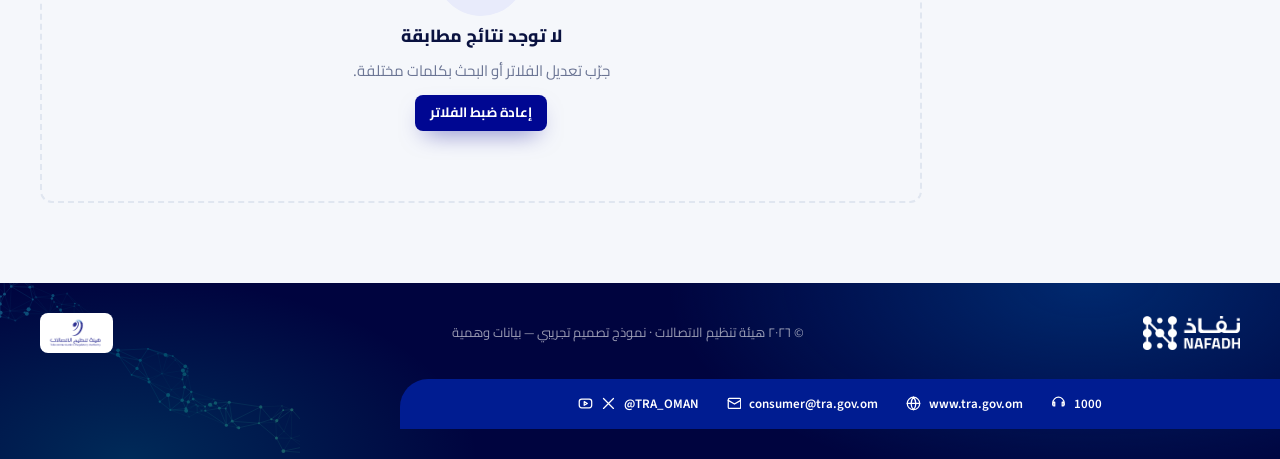
<file: opportunities.html>
<!doctype html>
<html lang="ar" dir="rtl">
<head>
  <meta charset="utf-8">
  <meta name="viewport" content="width=device-width, initial-scale=1">
  <title>نفاذ · استكشف الفرص</title>
  <meta name="description" content="مستكشف الوظائف والعمل الحر والمناقصات — نموذج تصميم تفاعلي">
  <script>try{var t=localStorage.getItem('nf-proto-theme')}catch(e){}document.documentElement.setAttribute('data-theme',t==='dark'?'dark':'light')</script>
  <link rel="preconnect" href="https://fonts.googleapis.com">
  <link rel="preconnect" href="https://fonts.gstatic.com" crossorigin>
  <link href="https://fonts.googleapis.com/css2?family=Cairo:wght@400;500;600;700;800;900&family=Source+Sans+3:wght@400;600;700;800;900&display=swap" rel="stylesheet">
  <link rel="stylesheet" href="assets/css/logos.css">
  <link rel="stylesheet" href="assets/css/style.css">
  <link rel="stylesheet" href="assets/css/opportunities.css">
</head>
<body>
  <div class="scroll-progress" aria-hidden="true"></div>

  <header class="site-header">
    <div class="container bar">
      <div class="brand">
        <a href="index.html" aria-label="نفاذ — الرئيسية"><span class="logo-nafadh"></span></a>
        <span class="divider"></span>
        <img class="logo-tra" src="assets/img/tra-logo.png" alt="هيئة تنظيم الاتصالات">
      </div>
      <nav class="nav" aria-label="التنقل الرئيسي">
        <a href="index.html">الرئيسية</a>
        <a href="index.html#services">الخدمات</a>
        <a href="opportunities.html" class="active">استكشف الفرص</a>
        <a href="dashboard.html">لوحة التحكم</a>
      </nav>
      <div class="header-actions">
        <button class="btn btn-ghost btn-icon" data-theme-toggle aria-label="تبديل المظهر"></button>
        <a href="dashboard.html" class="btn btn-sm hide-sm user-pill"><span class="av">م</span> حسابي</a>
        <button class="btn btn-ghost btn-icon menu-toggle" aria-label="القائمة" aria-expanded="false"><i data-i="menu"></i></button>
      </div>
    </div>
  </header>

  <main>
    <!-- Page hero + search -->
    <section class="ex-hero">
      <div class="grid-bg"></div>
      <div class="glow" style="width:460px;height:460px;background:var(--glow-a);top:-220px;left:10%;opacity:.28"></div>
      <div class="glow" style="width:320px;height:320px;background:var(--glow-b);top:-100px;right:5%;opacity:.2"></div>
      <div class="container">
        <span class="eyebrow" data-reveal="down"><span class="dot"></span> <span id="totalLabel">٠ فرصة متاحة الآن</span></span>
        <h1 class="h-section" data-reveal="up" style="--d:.06s">استكشف <span class="em">الفرص</span> التي تناسبك</h1>
        <p class="lead" data-reveal="up" style="--d:.12s">وظائف، مشاريع مستقلة، ومناقصات — كلها في مكان واحد مع فلاتر ذكية.</p>

        <div class="search" data-reveal="up" style="--d:.18s">
          <i data-i="search"></i>
          <label class="sr-only" for="q">بحث</label>
          <input id="q" type="search" placeholder="ابحث بالمسمى، الجهة، أو المهارة…" autocomplete="off">
          <kbd>/</kbd>
        </div>
        <div class="suggest" data-reveal="up" style="--d:.24s">
          <span>شائع:</span>
          <button data-q="شبكات">شبكات</button>
          <button data-q="أمن">أمن سيبراني</button>
          <button data-q="تصميم">تصميم</button>
          <button data-q="Angular">Angular</button>
          <button data-q="ألياف">ألياف ضوئية</button>
        </div>
      </div>
    </section>

    <!-- Type tabs -->
    <div class="container">
      <div class="tabs" role="tablist" aria-label="نوع الفرصة">
        <span class="tab-ind" aria-hidden="true"></span>
        <button role="tab" data-type="all" aria-selected="true"><i data-i="layers"></i> الكل <b data-count-type="all">٠</b></button>
        <button role="tab" data-type="job" aria-selected="false"><i data-i="briefcase"></i> وظائف <b data-count-type="job">٠</b></button>
        <button role="tab" data-type="free" aria-selected="false"><i data-i="laptop"></i> عمل حر <b data-count-type="free">٠</b></button>
        <button role="tab" data-type="tender" aria-selected="false"><i data-i="file"></i> مناقصات <b data-count-type="tender">٠</b></button>
      </div>
    </div>

    <section class="container explorer">
      <!-- Filters -->
      <aside class="filters" id="filters" aria-label="الفلاتر">
        <div class="filters-head">
          <h2><i data-i="sliders"></i> الفلاتر</h2>
          <button class="link-btn" id="resetFilters">مسح الكل</button>
          <button class="btn btn-ghost btn-icon close-filters" aria-label="إغلاق"><i data-i="x"></i></button>
        </div>

        <div class="f-group">
          <label class="f-label" for="gov">المحافظة</label>
          <div class="select">
            <select id="gov"><option value="">جميع المحافظات</option></select>
            <i data-i="chevron"></i>
          </div>
        </div>

        <fieldset class="f-group">
          <legend class="f-label">نمط العمل</legend>
          <div class="checks" id="modes"></div>
        </fieldset>

        <fieldset class="f-group">
          <legend class="f-label">المستوى</legend>
          <div class="pills" id="levels"></div>
        </fieldset>

        <fieldset class="f-group">
          <legend class="f-label">ينتهي التقديم خلال</legend>
          <div class="pills" id="deadline">
            <button data-v="0" class="on">الكل</button>
            <button data-v="7">٧ أيام</button>
            <button data-v="14">١٤ يوماً</button>
            <button data-v="30">٣٠ يوماً</button>
          </div>
        </fieldset>

        <div class="f-group">
          <label class="switch"><input type="checkbox" id="featuredOnly"><span class="track"><span></span></span> الفرص المميزة فقط</label>
          <label class="switch"><input type="checkbox" id="savedOnly"><span class="track"><span></span></span> المحفوظة فقط</label>
        </div>

        <div class="f-promo">
          <i data-i="bell"></i>
          <strong>فعّل تنبيهات الفرص</strong>
          <p>نُبلغك فور نشر فرصة تطابق فلاترك الحالية.</p>
          <button class="btn btn-primary btn-sm" id="saveAlert">حفظ التنبيه</button>
        </div>
      </aside>

      <!-- Results -->
      <div class="results">
        <div class="toolbar">
          <button class="btn btn-sm open-filters"><i data-i="filter"></i> الفلاتر <b class="fcount" hidden></b></button>
          <p class="r-count" aria-live="polite"><strong id="resultCount">٠</strong> نتيجة</p>
          <div class="active-chips" id="activeChips"></div>
          <div class="tool-end">
            <div class="select select-sm">
              <label class="sr-only" for="sort">الترتيب</label>
              <select id="sort">
                <option value="new">الأحدث</option>
                <option value="deadline">الأقرب انتهاءً</option>
                <option value="pay">الأعلى مقابلاً</option>
                <option value="popular">الأكثر تقديماً</option>
              </select>
              <i data-i="chevron"></i>
            </div>
            <div class="view-toggle" role="group" aria-label="طريقة العرض">
              <button data-view="grid" class="on" aria-label="شبكة"><i data-i="grid"></i></button>
              <button data-view="list" aria-label="قائمة"><i data-i="list"></i></button>
            </div>
          </div>
        </div>

        <div class="cards" id="cards"></div>

        <div class="empty" id="empty" hidden>
          <div class="empty-art"><i data-i="search"></i></div>
          <h3>لا توجد نتائج مطابقة</h3>
          <p>جرّب تعديل الفلاتر أو البحث بكلمات مختلفة.</p>
          <button class="btn btn-primary btn-sm" id="emptyReset">إعادة ضبط الفلاتر</button>
        </div>
      </div>
    </section>
  </main>

  <!-- Detail drawer -->
  <div class="drawer-backdrop" id="backdrop" hidden></div>
  <aside class="drawer" id="drawer" aria-hidden="true" role="dialog" aria-modal="true" aria-labelledby="dTitle">
    <div class="drawer-inner" id="drawerBody"></div>
  </aside>
  <div class="filters-backdrop"></div>

  <footer class="site-footer compact">
    <div class="footer-net" data-mesh="on-dark" data-seed="8"></div>
    <div class="container">
      <div class="footer-bottom" style="margin-top:0;border-top:0;padding-top:0">
        <span class="logo-nafadh" style="height:34px"></span>
        <span>© <span data-year></span> هيئة تنظيم الاتصالات · نموذج تصميم تجريبي — بيانات وهمية</span>
        <img class="logo-tra" src="assets/img/tra-logo.png" alt="هيئة تنظيم الاتصالات">
      </div>
    </div>
  <div class="contact-wrap">
    <div class="contact-bar" aria-label="معلومات التواصل مع الهيئة">
      <span><i data-i="headset"></i> 1000</span>
      <a href="https://www.tra.gov.om" target="_blank" rel="noopener"><i data-i="globe"></i> www.tra.gov.om</a>
      <a href="mailto:consumer@tra.gov.om"><i data-i="mail"></i> consumer@tra.gov.om</a>
      <span><i data-i="youtube"></i><i data-i="x_social"></i> @TRA_OMAN</span>
    </div>
  </div>
  </footer>

  <script src="assets/js/data.js"></script>
  <script src="assets/js/main.js"></script>
  <script src="assets/js/opportunities.js"></script>
</body>
</html>
</file>
<file: assets/css/logos.css>
:root{--logo-nafadh:url("[data-uri]");--logo-mark:url("[data-uri]");}
</file>
<file: assets/css/style.css>
/* =========================================================
   NAFADH — Redesign prototype · shared design system
   Arabic-first (RTL) · aligned with the TRA visual identity
   (source: "الهوية .pdf" — theme colours, network element, fonts)
   ========================================================= */

/* Typography — official faces are referenced by name only (used if
   legitimately installed on the device); otherwise open fallbacks load. */
:root {
  --font-en: "Myriad Pro", "Source Sans 3";
  --font-ar: "GE SS Two", "Cairo";
  /* Latin-only faces come first so English glyphs use them; Arabic glyphs
     fall through to the Arabic face (per-glyph fallback). */
  --font: var(--font-en), var(--font-ar), "Segoe UI", Tahoma, system-ui, sans-serif;
}

:root {
  /* ---- Official TRA identity colours (extracted from the PDF swatches) ---- */
  --tra-navy: #000792;        /* logo colour / blue — technology */
  --tra-navy-deep: #000A88;   /* gradient end */
  --tra-bar: #001C91;         /* contact-bar shape */
  --tra-cyan: #33DEF2;        /* logo colour — cyan / sky */
  --tra-teal: #00B2B2;        /* Green ICT — teal */
  --tra-teal-light: #00C6C6;  /* gradient start */
  --tra-green: #58E99B;       /* Green ICT — fresh green */
  /* Official gradients (PDF page 1 + header bands) */
  --grad-cyan-navy: linear-gradient(90deg, var(--tra-cyan), var(--tra-navy));
  --grad-teal-navy: linear-gradient(90deg, var(--tra-teal-light), var(--tra-navy-deep));
  --grad-green-navy: linear-gradient(90deg, var(--tra-green), var(--tra-navy-deep));

  /* ---- Derived tones (design decisions, not official specs) ---- */
  --tra-blue: #0057A8;        /* medium blue sampled from the middle of the official gradient */
  --teal-ink: #007A80;        /* teal darkened for ≥4.5:1 text contrast on white */
  --green-ink: #0B7044;       /* green darkened for text / positive labels */
  --navy-night: #00043F;      /* footer / deep surfaces */

  /* ---- Surfaces & ink (light) ---- */
  --bg: #F5F7FB;
  --surface: #FFFFFF;
  --surface-2: #EEF2F8;
  --surface-3: #E3E9F3;
  --ink: #0A1240;
  --ink-2: #3F4A6E;
  --muted: #6B7594;
  --line: #E0E6F0;
  --line-strong: #C9D2E3;

  --brand: var(--tra-navy);           /* primary actions, nav, headings accent */
  --brand-hover: #0012B8;
  --brand-ink: var(--tra-navy);       /* logo + emphasis colour */
  --brand-soft: #E8EBFB;
  --on-brand: #FFFFFF;
  --accent: var(--teal-ink);          /* interactive accents, links, focus */
  --accent-bright: var(--tra-teal);   /* decorative highlights only (not text) */
  --positive: var(--green-ink);
  --highlight: color-mix(in srgb, var(--tra-cyan) 40%, transparent);
  --em-gradient: linear-gradient(-90deg, var(--tra-navy) 0%, var(--tra-blue) 45%, var(--teal-ink) 100%);
  --progress-gradient: linear-gradient(-90deg, var(--tra-navy), var(--tra-teal), var(--tra-green));
  --avatar-gradient: linear-gradient(135deg, var(--tra-teal), var(--tra-navy));
  --nav-indicator: var(--grad-cyan-navy);
  --glow-a: var(--tra-cyan);
  --glow-b: var(--tra-green);

  /* On dark/brand surfaces */
  --on-dark: #FFFFFF;
  --on-dark-2: rgba(255, 255, 255, .82);
  --on-dark-3: rgba(255, 255, 255, .6);
  --on-dark-fill: rgba(255, 255, 255, .08);
  --on-dark-fill-2: rgba(255, 255, 255, .16);
  --on-dark-line: rgba(255, 255, 255, .14);
  --overlay: rgba(0, 4, 40, .45);
  --chip-white: #FFFFFF;              /* white plate behind the TRA logo */

  /* Service identity (validated categorical palette, light) */
  --c-job: #2F4BD6;
  --c-free: #0A9EC2;
  --c-tender: #3FAE5A;
  --c-job-soft: #E9EDFC;
  --c-free-soft: #E2F5FA;
  --c-tender-soft: #E6F6EA;
  --c-job-ink: #2238B0;
  --c-free-ink: #0A6E87;
  --c-tender-ink: #1F7A37;

  /* Status (reserved; always shipped with icon + label) */
  --ok: var(--green-ink); --ok-soft: #E2F7EC;
  --warn: #9A5B00;        --warn-soft: #FFF2DA;
  --bad: #C42B3A;         --bad-soft: #FCE8EA;
  --info: var(--tra-blue); --info-soft: #E3EEF9;
  --feat-ink: var(--green-ink); --feat-soft: #E2F7EC;

  --shadow-sm: 0 1px 2px rgba(0, 7, 146, .06), 0 1px 1px rgba(0, 7, 146, .04);
  --shadow-md: 0 8px 22px -12px rgba(0, 7, 80, .2);
  --shadow-lg: 0 20px 44px -22px rgba(0, 7, 146, .3);
  --shadow-brand: 0 10px 24px -10px rgba(0, 7, 146, .6);


  --ease: cubic-bezier(.22, .8, .24, 1);
  --container: 1200px;
  --header-h: 68px;
  color-scheme: light;
}

:root[data-theme="dark"] {
  --bg: #02062A;
  --surface: #08103F;
  --surface-2: #0D174D;
  --surface-3: #15205C;
  --ink: #EEF2FF;
  --ink-2: #B4BEE0;
  --muted: #8691BF;
  --line: #1B2662;
  --line-strong: #2A3677;

  --brand: #1E3FD8;
  --brand-hover: #3355EE;
  --brand-ink: #FFFFFF;
  --brand-soft: #111D5C;
  --accent: var(--tra-cyan);
  --accent-bright: var(--tra-cyan);
  --positive: var(--tra-green);
  --highlight: color-mix(in srgb, var(--tra-teal) 45%, transparent);
  --em-gradient: linear-gradient(-90deg, #FFFFFF 0%, var(--tra-cyan) 55%, var(--tra-green) 100%);
  --progress-gradient: linear-gradient(-90deg, var(--brand-hover), var(--tra-teal), var(--tra-green));
  --nav-indicator: linear-gradient(90deg, var(--tra-green), var(--tra-cyan));
  --navy-night: #010320;

  --c-job: #5A6CF0;
  --c-free: #1C9DBF;
  --c-tender: #47A35A;
  --c-job-soft: #18246A;
  --c-free-soft: #0B2F4A;
  --c-tender-soft: #0F3524;
  --c-job-ink: #B9C3FF;
  --c-free-ink: #8EE6F7;
  --c-tender-ink: #9FF0C2;

  --ok: var(--tra-green); --ok-soft: #0C3626;
  --warn: #F2B54A;        --warn-soft: #3A2C14;
  --bad: #FF7A86;         --bad-soft: #3D1A27;
  --info: #8FB4FF;        --info-soft: #14275A;
  --feat-ink: var(--tra-green); --feat-soft: #0C3626;

  --shadow-sm: 0 1px 2px rgba(0, 0, 0, .4);
  --shadow-md: 0 14px 34px -14px rgba(0, 0, 0, .6);
  --shadow-lg: 0 30px 80px -25px rgba(0, 0, 0, .75);
  --shadow-brand: 0 10px 24px -10px rgba(30, 63, 216, .7);
  color-scheme: dark;
}


/* Type scale — refined (≈5–10% smaller than v2; hero/display ≈12%) */
:root {
  --fs-2xs: 11px;
  --fs-xs: 12px;
  --fs-sm: 12.5px;
  --fs-ui-sm: 13px;
  --fs-ui: 13.5px;
  --fs-md: 14px;
  --fs-body: 15px;
  --fs-lg: 16px;
  --fs-xl: 17px;
  --fs-2xl: 18px;
  --fs-3xl: 19px;
  --fs-h4: 22px;
  --fs-h3: 24px;
  --fs-num-sm: 25px;
  --fs-num: 32px;
  --fs-num-lg: 36px;
  --fs-num-xl: 40px;
  --fs-display: clamp(34px, 5.4vw, 64px);
  --fs-section: clamp(26px, 3.5vw, 40px);
  --fs-page-title: clamp(30px, 4.4vw, 48px);
  --fs-lead: clamp(15.5px, 1.45vw, 17.5px);
  --fs-stat: clamp(30px, 3.6vw, 46px);
  --fs-cta: clamp(26px, 3.5vw, 40px);
  --fs-footer-word: clamp(72px, 15vw, 200px);
  --lh-body: 1.7;
  --fw-display: 800;

  /* Radius scale — restrained */
  --radius-xs: 4px;      /* small badges, tags */
  --radius-sm: 6px;      /* chips, inner controls */
  --radius: 8px;         /* buttons, inputs, small cards */
  --radius-md: 10px;     /* icon tiles, list rows */
  --radius-lg: 12px;     /* standard cards & panels */
  --radius-xl: 16px;     /* large containers / feature bands */
  --radius-full: 999px;  /* circles, switches, thin progress bars only */
  --radius-btn: var(--radius);
  --radius-input: var(--radius);
}

/* ---------- Base ---------- */
*, *::before, *::after { box-sizing: border-box; }
html { scroll-behavior: smooth; -webkit-text-size-adjust: 100%; }
body {
  margin: 0;
  font-family: var(--font);
  font-size: var(--fs-body);
  line-height: var(--lh-body);
  color: var(--ink);
  background: var(--bg);
  overflow-x: hidden;
  transition: background-color .4s var(--ease), color .4s var(--ease);
}
img, svg { display: block; max-width: 100%; }
a { color: inherit; text-decoration: none; }
button, input, select { font: inherit; color: inherit; }
button { cursor: pointer; background: none; border: 0; padding: 0; }
h1, h2, h3, h4 { margin: 0; line-height: 1.3; font-weight: 800; letter-spacing: 0; }
p { margin: 0; }
::selection { background: var(--tra-navy); color: var(--on-dark); }
:focus-visible { outline: 2px solid var(--accent); outline-offset: 3px; border-radius: var(--radius-sm); }

.container { width: min(100% - 32px, var(--container)); margin-inline: auto; }
.sr-only { position: absolute; width: 1px; height: 1px; overflow: hidden; clip: rect(0 0 0 0); white-space: nowrap; }

.ico { width: 1.15em; height: 1.15em; flex: none; display: inline-block; vertical-align: -0.18em; }

/* ---------- Logos ---------- */
.logo-nafadh, .logo-mark {
  display: block;
  background: var(--brand-ink);
  -webkit-mask: var(--logo-nafadh) center / contain no-repeat;
          mask: var(--logo-nafadh) center / contain no-repeat;
  aspect-ratio: 900 / 317;
  height: 38px;
}
.logo-mark { -webkit-mask-image: var(--logo-mark); mask-image: var(--logo-mark); aspect-ratio: 1; }
.logo-tra {
  height: 46px; width: auto;
  padding: 4px 8px;
  border-radius: var(--radius);
  background: var(--chip-white);
}
.brand { display: flex; align-items: center; gap: 14px; }
.brand .divider { width: 1px; height: 30px; background: var(--line-strong); }

/* ---------- Buttons (text-flip + magnetic) ---------- */
.btn {
  --b-bg: var(--surface); --b-ink: var(--ink); --b-line: var(--line-strong);
  position: relative;
  display: inline-flex; align-items: center; justify-content: center; gap: 10px;
  height: 44px; padding: 0 22px;
  border-radius: var(--radius-btn);
  background: var(--b-bg); color: var(--b-ink);
  border: 1px solid var(--b-line);
  font-weight: 700; font-size: var(--fs-md);
  white-space: nowrap;
  overflow: hidden;
  transition: transform .35s var(--ease), background-color .3s, box-shadow .3s, border-color .3s;
  will-change: transform;
}
.btn:hover { border-color: var(--ink-2); }
.btn-primary { --b-bg: var(--brand); --b-ink: var(--on-brand); --b-line: transparent; box-shadow: var(--shadow-brand); }
.btn-primary:hover { background: var(--brand-hover); border-color: transparent; }
.btn-ghost { --b-bg: transparent; --b-line: transparent; }
.btn-ghost:hover { background: var(--surface-2); border-color: transparent; }
.btn-light { --b-bg: var(--on-dark); --b-ink: var(--tra-navy); --b-line: transparent; }
.btn-outline-light { --b-bg: transparent; --b-ink: var(--on-dark); --b-line: var(--on-dark-3); }
.btn-outline-light:hover { border-color: var(--on-dark); background: var(--on-dark-fill); }
.link-btn { color: var(--accent); font-weight: 700; font-size: var(--fs-ui); }
.link-btn:hover { text-decoration: underline; }
.btn-sm { height: 36px; padding: 0 14px; font-size: var(--fs-ui); }
.btn-lg { height: 50px; padding: 0 26px; font-size: var(--fs-body); }
.btn-icon { width: 40px; height: 40px; padding: 0; border-radius: 50%; }

.flip { display: inline-grid; overflow: hidden; height: 1.75em; line-height: 1.75; }
.flip > span { grid-area: 1 / 1; transition: transform .45s var(--ease); }
.flip > span + span { transform: translateY(110%); }
.btn:hover .flip > span:first-child { transform: translateY(-110%); }
.btn:hover .flip > span + span { transform: translateY(0); }
.btn .ico { transition: transform .35s var(--ease); }
.btn:hover .ico.arrow { transform: translateX(-4px); }

/* ---------- Header ---------- */
.site-header {
  position: sticky; top: 0; z-index: 50;
  padding-top: 14px;
  transition: padding .35s var(--ease);
}
.site-header .bar {
  display: flex; align-items: center; justify-content: space-between; gap: 16px;
  height: var(--header-h);
  padding: 0 14px 0 14px;
  border-radius: var(--radius-xl);
  border: 1px solid transparent;
  transition: background-color .35s, border-color .35s, box-shadow .35s, height .35s var(--ease);
}
.site-header.scrolled { padding-top: 8px; }
.site-header.scrolled .bar {
  height: 58px;
  background: color-mix(in srgb, var(--surface) 82%, transparent);
  -webkit-backdrop-filter: blur(16px) saturate(1.4);
          backdrop-filter: blur(16px) saturate(1.4);
  border-color: var(--line);
  box-shadow: var(--shadow-md);
}
.site-header .brand { padding-inline-start: 8px; }
.nav { display: flex; align-items: center; gap: 4px; }
.nav a {
  position: relative;
  padding: 8px 16px; border-radius: var(--radius-sm);
  font-weight: 600; font-size: var(--fs-md); color: var(--ink-2);
  transition: color .25s, background-color .25s;
}
.nav a:hover { color: var(--ink); background: var(--surface-2); }
.nav a.active { color: var(--ink); }
.nav a.active::after {
  content: ""; position: absolute; inset-inline: 40%; bottom: 2px; height: 3px; border-radius: 3px;
  background: var(--nav-indicator);
}
.header-actions { display: flex; align-items: center; gap: 8px; }
.menu-toggle { display: none; }

.scroll-progress {
  position: fixed; inset-inline: 0; top: 0; height: 3px; z-index: 60;
  transform-origin: right; transform: scaleX(0);
  background: var(--progress-gradient);
}

@media (max-width: 920px) {
  .nav {
    position: absolute; inset-inline: 16px; top: calc(100% + 8px);
    flex-direction: column; align-items: stretch; gap: 2px;
    padding: 10px; border-radius: var(--radius-lg);
    background: var(--surface); border: 1px solid var(--line); box-shadow: var(--shadow-lg);
    opacity: 0; transform: translateY(-8px); pointer-events: none;
    transition: opacity .25s, transform .3s var(--ease);
  }
  .nav.open { opacity: 1; transform: none; pointer-events: auto; }
  .nav a { padding: 12px 16px; }
  .nav a.active::after { inset-inline: auto 12px; top: 50%; bottom: auto; width: 6px; height: 6px; border-radius: 50%; transform: translateY(-50%); }
  .menu-toggle { display: inline-flex; }
  .header-actions .hide-sm { display: none; }
  .site-header .bar { background: color-mix(in srgb, var(--surface) 88%, transparent); border-color: var(--line); backdrop-filter: blur(14px); -webkit-backdrop-filter: blur(14px); }
}
@media (max-width: 520px) {
  .brand .logo-tra, .brand .divider { display: none; }
}

/* ---------- Section primitives ---------- */
.section { padding: 96px 0; position: relative; }
.section-head { max-width: 700px; margin: 0 auto 48px; text-align: center; }
.eyebrow {
  display: inline-flex; align-items: center; gap: 8px;
  padding: 6px 14px; border-radius: var(--radius-xs);
  background: var(--brand-soft); color: var(--brand-ink);
  font-size: var(--fs-sm); font-weight: 700;
}
.eyebrow .dot { width: 6px; height: 6px; border-radius: 50%; background: var(--accent-bright); box-shadow: 0 0 0 4px color-mix(in srgb, var(--accent-bright) 25%, transparent); }
.h-display { font-size: var(--fs-display); font-weight: var(--fw-display); line-height: 1.2; }
.h-section { font-size: var(--fs-section); font-weight: 800; margin-top: 12px; }
.lead { font-size: var(--fs-lead); color: var(--ink-2); margin-top: 18px; }
.em {
  background: var(--em-gradient);
  -webkit-background-clip: text; background-clip: text; color: transparent;
}
.underline-draw { position: relative; white-space: nowrap; }
.underline-draw svg { position: absolute; inset-inline: 0; bottom: -10px; width: 100%; height: 14px; overflow: visible; }
.underline-draw path { stroke: var(--tra-green); stroke-width: 6; fill: none; stroke-linecap: round; stroke-dasharray: 400; stroke-dashoffset: 400; animation: draw 1.4s .9s var(--ease) forwards; }
@keyframes draw { to { stroke-dashoffset: 0; } }

/* ---------- Reveal on scroll ---------- */
[data-reveal] { opacity: 0; transition: opacity .8s var(--ease), transform .8s var(--ease), filter .8s var(--ease); transition-delay: var(--d, 0s); }
[data-reveal="up"] { transform: translateY(36px); }
[data-reveal="down"] { transform: translateY(-36px); }
[data-reveal="start"] { transform: translateX(40px); }   /* comes from the reading start (right in RTL) */
[data-reveal="end"] { transform: translateX(-40px); }
[data-reveal="zoom"] { transform: scale(.92); filter: blur(6px); }
[data-reveal].in { opacity: 1; transform: none; filter: none; }

/* ---------- Crosshair-corner card (signature hover) ---------- */
.xcard {
  position: relative;
  background: var(--surface);
  border: 1px solid var(--line);
  border-radius: var(--radius-lg);
  transition: transform .5s var(--ease), box-shadow .5s var(--ease), border-color .3s;
  isolation: isolate;
}
.xcard::before { /* cursor spotlight */
  content: ""; position: absolute; inset: 0; border-radius: inherit; z-index: -1; opacity: 0;
  background: radial-gradient(420px circle at var(--mx, 50%) var(--my, 50%), color-mix(in srgb, var(--spot, var(--accent-bright)) 14%, transparent), transparent 60%);
  transition: opacity .4s;
}
.xcard:hover::before { opacity: 1; }
.xcard:hover { border-color: var(--line-strong); box-shadow: var(--shadow-lg); }
.xcard .corner { position: absolute; width: 18px; height: 18px; opacity: 0; transition: opacity .35s, transform .45s var(--ease); pointer-events: none; }
.xcard .corner::before, .xcard .corner::after { content: ""; position: absolute; background: var(--ink-2); }
.xcard .corner::before { width: 18px; height: 1.5px; top: 0; }
.xcard .corner::after { width: 1.5px; height: 18px; top: 0; }
.xcard .c1 { top: -9px; right: -9px; transform: translate(6px, -6px); }
.xcard .c1::before { right: 0; } .xcard .c1::after { right: 0; }
.xcard .c2 { top: -9px; left: -9px; transform: translate(-6px, -6px); }
.xcard .c2::before, .xcard .c2::after, .xcard .c4::before, .xcard .c4::after { left: 0; }
.xcard .c3 { bottom: -9px; right: -9px; transform: translate(6px, 6px) scaleY(-1); }
.xcard .c3::before, .xcard .c3::after { right: 0; }
.xcard .c4 { bottom: -9px; left: -9px; transform: translate(-6px, 6px) scaleY(-1); }
.xcard:hover .corner { opacity: 1; }
.xcard:hover .c1 { transform: translate(0, 0); }
.xcard:hover .c2 { transform: translate(0, 0); }
.xcard:hover .c3, .xcard:hover .c4 { transform: translate(0, 0) scaleY(-1); }

/* ---------- Chips / tags / badges ---------- */
.chip {
  display: inline-flex; align-items: center; gap: 6px;
  padding: 4px 12px; border-radius: var(--radius-sm);
  font-size: var(--fs-sm); font-weight: 600;
  background: var(--surface-2); color: var(--ink-2);
  border: 1px solid transparent;
}
.chip-job { background: var(--c-job-soft); color: var(--c-job-ink); }
.chip-free { background: var(--c-free-soft); color: var(--c-free-ink); }
.chip-tender { background: var(--c-tender-soft); color: var(--c-tender-ink); }
.status { display: inline-flex; align-items: center; gap: 6px; padding: 3px 10px; border-radius: var(--radius-xs); font-size: var(--fs-xs); font-weight: 700; }
.status .ico { width: 14px; height: 14px; }
.s-ok { background: var(--ok-soft); color: var(--ok); }
.s-warn { background: var(--warn-soft); color: var(--warn); }
.s-bad { background: var(--bad-soft); color: var(--bad); }
.s-info { background: var(--info-soft); color: var(--info); }

/* ---------- Footer ---------- */
.site-footer {
  position: relative; overflow: hidden;
  margin-top: 40px;
  padding: 80px 0 0;
  background: var(--navy-night); color: var(--on-dark-2);
}
.site-footer::before {
  content: ""; position: absolute; inset: 0; pointer-events: none;
  background:
    radial-gradient(600px 300px at 85% 0%, color-mix(in srgb, var(--tra-blue) 45%, transparent), transparent 70%),
    radial-gradient(500px 260px at 10% 100%, color-mix(in srgb, var(--tra-teal) 22%, transparent), transparent 70%);
}
.site-footer .container { position: relative; }
.footer-net { position: absolute; bottom: 70px; left: 0; width: min(440px, 38%); opacity: .5; pointer-events: none; }
.site-footer.compact .footer-net { bottom: auto; top: 0; width: min(300px, 30%); opacity: .35; }
.footer-grid { display: grid; grid-template-columns: 1.4fr 1fr 1fr 1.3fr; gap: 40px; }
.site-footer h4 { color: var(--on-dark); font-size: var(--fs-body); margin-bottom: 16px; }
.site-footer ul { list-style: none; margin: 0; padding: 0; display: grid; gap: 10px; }
.site-footer a { color: var(--on-dark-2); transition: color .2s; }
.site-footer a:hover { color: var(--tra-cyan); }
.site-footer .logo-nafadh { background: var(--on-dark); height: 44px; }
.footer-about p, .footer-note { margin-top: 18px; font-size: var(--fs-md); color: var(--on-dark-3); max-width: 320px; }
.footer-note { margin-top: 0; }
.footer-en { display: block; margin-top: 6px; font-size: var(--fs-sm); letter-spacing: .02em; color: var(--on-dark-3); direction: ltr; text-align: start; }
.newsletter { display: flex; gap: 8px; margin-top: 14px; padding: 6px; border-radius: var(--radius-md); background: var(--on-dark-fill); border: 1px solid var(--on-dark-line); }
.newsletter input { flex: 1; min-width: 0; background: none; border: 0; outline: 0; padding: 0 12px; color: var(--on-dark); }
.newsletter input::placeholder { color: var(--on-dark-3); }
.footer-bottom { display: flex; justify-content: space-between; align-items: center; gap: 16px; flex-wrap: wrap; margin-top: 56px; padding: 24px 0; border-top: 1px solid var(--on-dark-line); font-size: var(--fs-ui-sm); color: var(--on-dark-3); }
.footer-bottom .logo-tra { height: 40px; }
.socials { display: flex; gap: 8px; }
.socials a { width: 38px; height: 38px; display: grid; place-items: center; border-radius: 50%; background: var(--on-dark-fill); transition: background .25s, color .25s, transform .3s var(--ease); }
.socials a:hover { background: var(--tra-teal); color: var(--on-dark); transform: translateY(-3px); }
.footer-word {
  font-size: var(--fs-footer-word); font-weight: 900; line-height: .9; text-align: center;
  margin-top: 48px; user-select: none;
  background: linear-gradient(180deg, var(--on-dark-fill-2), transparent);
  -webkit-background-clip: text; background-clip: text; color: transparent;
}
/* Official contact-bar shape (identity PDF, element 2) */
.contact-bar {
  display: flex; flex-wrap: wrap; align-items: center; justify-content: center; gap: 10px 28px;
  margin-inline-end: auto; width: min(100%, 880px);
  padding: 14px 28px; border-start-end-radius: 28px;
  background: var(--tra-bar); color: var(--on-dark);
  font-size: var(--fs-ui-sm); font-weight: 600;
}
.contact-bar span, .contact-bar a { display: inline-flex; align-items: center; gap: 8px; color: var(--on-dark); direction: ltr; }
.contact-bar a:hover { color: var(--tra-cyan); }
.contact-wrap { position: relative; display: flex; }
.site-footer.compact { padding-bottom: 0; }
.site-footer.compact .footer-bottom { padding-bottom: 26px; }
/* Decorative identity-network corner for selected sections */
.corner-mesh { position: absolute; top: 10px; left: 0; width: min(300px, 32%); pointer-events: none; opacity: .4; z-index: 0; }
.corner-mesh + .container { position: relative; z-index: 1; }
@media (max-width: 900px) { .footer-grid { grid-template-columns: 1fr 1fr; } }
@media (max-width: 560px) { .footer-grid { grid-template-columns: 1fr; } .contact-bar { border-start-end-radius: 20px; justify-content: flex-start; padding: 14px 18px; } }

/* ---------- Toast ---------- */
.toast-wrap { position: fixed; bottom: 24px; inset-inline-start: 24px; z-index: 100; display: grid; gap: 10px; }
.toast {
  display: flex; align-items: center; gap: 12px;
  min-width: 260px; max-width: calc(100vw - 48px);
  padding: 14px 18px; border-radius: var(--radius);
  background: var(--ink); color: var(--bg); box-shadow: var(--shadow-lg);
  font-weight: 600; font-size: var(--fs-md);
  animation: toast-in .5s var(--ease);
}
.toast .ico { color: var(--tra-green); }
.toast.out { animation: toast-out .4s var(--ease) forwards; }
@keyframes toast-in { from { opacity: 0; transform: translateY(16px) scale(.96); } }
@keyframes toast-out { to { opacity: 0; transform: translateY(16px); } }

/* ---------- Background textures ---------- */
.grid-bg {
  position: absolute; inset: 0; pointer-events: none; z-index: -1;
  background-image:
    linear-gradient(var(--line) 1px, transparent 1px),
    linear-gradient(90deg, var(--line) 1px, transparent 1px);
  background-size: 56px 56px;
  -webkit-mask-image: radial-gradient(ellipse 70% 60% at 50% 30%, #000 30%, transparent 75%);
          mask-image: radial-gradient(ellipse 70% 60% at 50% 30%, #000 30%, transparent 75%);
  opacity: .7;
}
.glow { position: absolute; border-radius: 50%; filter: blur(70px); pointer-events: none; z-index: -1; opacity: .55; }

@media (prefers-reduced-motion: reduce) {
  *, *::before, *::after { animation-duration: .01ms !important; animation-iteration-count: 1 !important; transition-duration: .01ms !important; scroll-behavior: auto !important; }
  [data-reveal] { opacity: 1; transform: none; filter: none; }
}
</file>
<file: assets/css/landing.css>
/* ================= Landing page ================= */

/* ---------- Hero ---------- */
.hero { position: relative; isolation: isolate; padding: 70px 0 40px; margin-top: calc(-1 * (var(--header-h) + 14px)); padding-top: calc(var(--header-h) + 80px); overflow: hidden; }
.hero-net { position: absolute; inset: 0; width: 100%; height: 100%; z-index: -1; opacity: .9; }
.hero-inner { text-align: center; display: flex; flex-direction: column; align-items: center; }
.hero-badge {
  display: inline-flex; align-items: center; gap: 10px;
  padding: 5px 6px 5px 14px; border-radius: var(--radius);
  background: color-mix(in srgb, var(--surface) 75%, transparent);
  border: 1px solid var(--line); box-shadow: var(--shadow-sm);
  font-size: var(--fs-ui); font-weight: 600; color: var(--ink-2);
  backdrop-filter: blur(8px); -webkit-backdrop-filter: blur(8px);
  transition: border-color .3s, transform .4s var(--ease);
}
.hero-badge:hover { border-color: var(--line-strong); transform: translateY(-2px); }
.hero-badge .new { padding: 2px 12px; border-radius: var(--radius-xs); background: var(--teal-ink); color: var(--on-dark); font-size: var(--fs-xs); font-weight: 800; }
.hero-badge .ico { transition: transform .3s var(--ease); }
.hero-badge:hover .ico { transform: translateX(-4px); }
.hero-title { margin-top: 26px; max-width: 980px; }
.hero-lead { max-width: 720px; }
.hero-cta { display: flex; flex-wrap: wrap; justify-content: center; gap: 12px; margin-top: 34px; }
.hero-trust { display: flex; align-items: center; gap: 14px; margin-top: 30px; color: var(--ink-2); font-size: var(--fs-md); }
.hero-trust strong { color: var(--ink); }
.avatars { display: flex; }
.avatars span {
  width: 36px; height: 36px; border-radius: 50%; display: grid; place-items: center;
  font-weight: 800; font-size: var(--fs-ui); color: var(--on-dark);
  background: var(--c); border: 2px solid var(--bg);
  margin-inline-start: -10px;
}
.avatars span:first-child { margin-inline-start: 0; }

/* banner (scroll-driven 3D flatten) */
.banner { position: relative; margin: 64px auto 0; max-width: 1080px; perspective: 1400px; }
.banner-frame {
  transform-origin: 50% 0;
  transform: rotateX(var(--rx, 22deg)) scale(var(--sc, .9));
  border-radius: var(--radius-xl);
  padding: 10px;
  background: linear-gradient(180deg, color-mix(in srgb, var(--surface) 70%, transparent), color-mix(in srgb, var(--surface) 30%, transparent));
  border: 1px solid var(--line);
  box-shadow: var(--shadow-lg), 0 0 0 1px color-mix(in srgb, var(--accent-bright) 12%, transparent);
  will-change: transform;
}
.banner-top { display: flex; align-items: center; gap: 14px; padding: 8px 12px 14px; }
.banner-top .dots { display: flex; gap: 6px; }
.banner-top .dots i { width: 10px; height: 10px; border-radius: 50%; background: var(--line-strong); }
.banner-top .url { flex: 1; max-width: 360px; margin-inline: auto; display: flex; align-items: center; justify-content: center; gap: 6px; padding: 4px 12px; border-radius: var(--radius-sm); background: var(--surface-2); font-size: var(--fs-xs); color: var(--muted); direction: ltr; }
.banner-body { display: grid; grid-template-columns: 64px 1fr; gap: 0; border-radius: var(--radius-lg); overflow: hidden; background: var(--bg); border: 1px solid var(--line); text-align: start; }
.mini-side { display: flex; flex-direction: column; align-items: center; gap: 14px; padding: 18px 0; background: var(--surface); border-inline-end: 1px solid var(--line); }
.mini-side .logo-mark { height: 30px; margin-bottom: 10px; }
.mini-side b { width: 30px; height: 30px; border-radius: var(--radius); background: var(--surface-2); }
.mini-side b.on { background: var(--brand); }
.mini-main { padding: 22px; display: grid; gap: 18px; }
.mini-head { display: flex; justify-content: space-between; align-items: center; gap: 16px; flex-wrap: wrap; }
.mini-head small { display: block; color: var(--muted); font-size: var(--fs-sm); }
.mini-head strong { font-size: var(--fs-lg); }
.mini-search { display: flex; align-items: center; gap: 8px; padding: 8px 16px; border-radius: var(--radius-input); background: var(--surface); border: 1px solid var(--line); color: var(--muted); font-size: var(--fs-sm); }
.mini-stats { display: grid; grid-template-columns: repeat(3, 1fr); gap: 12px; }
.mini-stats > div { position: relative; padding: 14px 16px; border-radius: var(--radius-md); background: var(--surface); border: 1px solid var(--line); overflow: hidden; }
.mini-stats small { color: var(--muted); font-size: var(--fs-xs); display: block; }
.mini-stats strong { font-size: var(--fs-h4); }
.spark { position: absolute; inset-inline-start: 12px; bottom: 12px; width: 70px; height: 26px; opacity: .9;
  background: linear-gradient(to top, color-mix(in srgb, var(--c) 25%, transparent), transparent);
  clip-path: polygon(0 80%, 15% 60%, 30% 70%, 45% 35%, 60% 50%, 75% 20%, 100% 30%, 100% 100%, 0 100%); }
.spark.s1 { --c: var(--c-job); } .spark.s2 { --c: var(--c-free); } .spark.s3 { --c: var(--c-tender); }
.mini-cards { display: grid; grid-template-columns: repeat(3, 1fr); gap: 12px; }
.mini-card { display: grid; gap: 6px; padding: 16px; border-radius: var(--radius-md); background: var(--surface); border: 1px solid var(--line); }
.mini-card .chip { justify-self: start; font-size: var(--fs-xs); padding: 2px 10px; }
.mini-card strong { font-size: var(--fs-md); line-height: 1.5; }
.mini-card small { color: var(--muted); font-size: var(--fs-xs); }
.mini-card em { font-style: normal; font-weight: 800; color: var(--brand-ink); font-size: var(--fs-ui-sm); }
.float-card {
  position: absolute; display: flex; align-items: center; gap: 12px;
  padding: 12px 16px; border-radius: var(--radius-md);
  background: var(--surface); border: 1px solid var(--line); box-shadow: var(--shadow-lg);
  animation: bob 6s ease-in-out infinite;
}
.float-card > .ico { width: 36px; height: 36px; padding: 8px; border-radius: var(--radius); }
.float-card strong { display: block; font-size: var(--fs-ui); line-height: 1.4; }
.float-card small { color: var(--muted); font-size: var(--fs-xs); }
.fc1 { top: 26%; right: -34px; } .fc1 > .ico { background: var(--ok-soft); color: var(--ok); }
.fc2 { bottom: 14%; left: -30px; animation-delay: -3s; } .fc2 > .ico { background: var(--c-free-soft); color: var(--c-free); }
@keyframes bob { 50% { transform: translateY(-12px); } }

@media (max-width: 900px) {
  .mini-cards { grid-template-columns: 1fr 1fr; } .mini-cards .mini-card:last-child { display: none; }
  .float-card { display: none; }
}
@media (max-width: 600px) {
  .hero { padding-bottom: 20px; }
  .banner-body { grid-template-columns: 1fr; } .mini-side { display: none; }
  .mini-stats { grid-template-columns: 1fr 1fr; } .mini-stats > div:last-child { display: none; }
  .mini-cards { grid-template-columns: 1fr; } .mini-cards .mini-card:nth-child(2) { display: none; }
  .mini-search { display: none; }
  .hero-trust { flex-direction: column; gap: 8px; }
}

/* ---------- Trust marquee ---------- */
.trust { padding: 60px 0 10px; text-align: center; }
.trust-title { padding-inline: 16px; color: var(--muted); font-weight: 600; font-size: var(--fs-md); }
.trust-title small { opacity: .7; }
.marquee {
  margin-top: 26px; overflow: hidden;
  -webkit-mask-image: linear-gradient(90deg, transparent, #000 12%, #000 88%, transparent);
          mask-image: linear-gradient(90deg, transparent, #000 12%, #000 88%, transparent);
}
.marquee-track { display: flex; width: max-content; animation: marquee 38s linear infinite; }
.marquee:hover .marquee-track { animation-play-state: paused; }
.marquee-track span { display: inline-flex; align-items: center; gap: 10px; font-size: var(--fs-xl); font-weight: 800; color: var(--muted); white-space: nowrap; margin-inline-end: 56px; transition: color .3s; }
.marquee-track span:hover { color: var(--brand-ink); }
.marquee-track .ico { width: 26px; height: 26px; }
@keyframes marquee { to { transform: translateX(50%); } }

/* ---------- About bento ---------- */
.bento { display: grid; grid-template-columns: 1.3fr 1fr 1fr; grid-template-rows: auto auto; gap: 20px; }
.bento .xcard { padding: 26px; }
.bento h3 { font-size: var(--fs-3xl); margin-top: 14px; }
.bento p { color: var(--ink-2); margin-top: 8px; font-size: var(--fs-body); }
.bento-a { grid-row: span 2; display: flex; flex-direction: column; justify-content: flex-end; }
.bento-d { grid-column: span 2; }
.b-ico { display: inline-grid; place-items: center; width: 52px; height: 52px; border-radius: var(--radius-md); background: var(--brand-soft); color: var(--brand-ink); }
.b-ico .ico { width: 24px; height: 24px; }
.orbit { position: relative; height: 290px; display: grid; place-items: center; margin-bottom: 10px; }
.orbit::before, .orbit::after { content: ""; position: absolute; border-radius: 50%; border: 1px dashed var(--line-strong); }
.orbit::before { width: 250px; height: 250px; } .orbit::after { width: 150px; height: 150px; }
.orbit .logo-mark { height: 70px; z-index: 1; }
.orbit .o { font-style: normal; position: absolute; width: 250px; height: 250px; animation: spin 18s linear infinite; }
.orbit .o b { position: absolute; top: -14px; left: 50%; translate: -50% 0; animation: spin 18s linear infinite reverse; box-shadow: var(--shadow-md); border: 1px solid var(--line); background-clip: padding-box; }
.orbit .o2 { animation-delay: -6s; } .orbit .o2 b { animation-delay: -6s; }
.orbit .o3 { animation-delay: -12s; } .orbit .o3 b { animation-delay: -12s; }
.orbit .chip { background: var(--surface); }
@keyframes spin { to { transform: rotate(360deg); } }
.match-bar { margin-top: 22px; height: 10px; border-radius: var(--radius-full); background: var(--surface-2); overflow: hidden; }
.match-bar span { display: block; height: 100%; width: 0; border-radius: inherit; background: var(--progress-gradient); transition: width 1.6s var(--ease) .3s; }
.in .match-bar span { width: var(--w); }
.match-label { display: block; margin-top: 8px; color: var(--muted); font-weight: 700; }
.mini-steps { list-style: none; margin: 22px 0 0; padding: 0; display: flex; gap: 8px; flex-wrap: wrap; }
.mini-steps li { flex: 1; min-width: 90px; padding: 10px 12px; border-radius: var(--radius); font-size: var(--fs-ui-sm); font-weight: 700; color: var(--muted); background: var(--surface-2); position: relative; }
.mini-steps li.done { background: var(--ok-soft); color: var(--ok); }
.mini-steps li.done::before { content: "✓ "; }
.mini-steps li.now { background: var(--brand); color: var(--on-brand); box-shadow: 0 0 0 4px color-mix(in srgb, var(--brand) 25%, transparent); }
@media (max-width: 900px) {
  .bento { grid-template-columns: 1fr 1fr; }
  .bento-a { grid-row: auto; grid-column: span 2; }
  .bento-d { grid-column: span 2; }
}
@media (max-width: 600px) {
  .bento { grid-template-columns: 1fr; }
  .bento-a, .bento-d { grid-column: auto; }
  .orbit { transform: scale(.85); }
}

/* ---------- Services ---------- */
.services { background: linear-gradient(180deg, transparent, var(--surface-2) 30%, var(--surface-2) 70%, transparent); }
.service-grid { display: grid; grid-template-columns: repeat(3, 1fr); gap: 24px; align-items: start; }
.service { padding: 26px; display: flex; flex-direction: column; min-height: 360px; outline: none; }
.service::after {
  content: ""; position: absolute; inset-inline: 30px; top: 0; height: 3px; border-radius: 0 0 4px 4px;
  background: var(--svc); transform: scaleX(.2); transform-origin: right; transition: transform .6s var(--ease);
}
.service:hover::after, .service:focus-within::after, .service:focus::after { transform: scaleX(1); }
.svc-top { display: flex; justify-content: space-between; align-items: flex-start; }
.svc-ico { width: 64px; height: 64px; border-radius: var(--radius-lg); display: grid; place-items: center; background: var(--svc-soft); color: var(--svc); transition: transform .5s var(--ease), background-color .4s, color .4s; }
.svc-ico .ico { width: 28px; height: 28px; }
.service:hover .svc-ico, .service:focus .svc-ico { transform: rotate(-8deg) scale(1.06); background: var(--svc); color: var(--on-dark); }
.svc-num { font-size: var(--fs-num-lg); font-weight: 900; color: var(--line-strong); line-height: 1; transition: color .4s; }
.service:hover .svc-num { color: var(--svc); }
.service h3 { font-size: var(--fs-h4); margin-top: 26px; }
.service p { color: var(--ink-2); margin-top: 10px; }
.svc-more { display: grid; grid-template-rows: 0fr; transition: grid-template-rows .55s var(--ease), opacity .4s; opacity: 0; }
.svc-more > ul { overflow: hidden; list-style: none; margin: 0; padding: 0; display: grid; gap: 8px; }
.svc-more li { display: flex; align-items: center; gap: 8px; font-weight: 600; font-size: var(--fs-md); }
.svc-more li:first-child { margin-top: 18px; }
.svc-more .ico { color: var(--svc); }
.service:hover .svc-more, .service:focus-within .svc-more, .service:focus .svc-more, .service.open .svc-more { grid-template-rows: 1fr; opacity: 1; }
.svc-foot { margin-top: auto; padding-top: 24px; display: flex; justify-content: space-between; align-items: center; border-top: 1px dashed var(--line); margin-top: 26px; }
.svc-foot span { color: var(--muted); font-weight: 600; font-size: var(--fs-md); }
.svc-foot strong { color: var(--ink); font-size: var(--fs-2xl); }
.svc-link { width: 46px; height: 46px; border-radius: 50%; display: grid; place-items: center; border: 1px solid var(--line-strong); transition: background-color .3s, color .3s, transform .4s var(--ease), border-color .3s; }
.service:hover .svc-link { background: var(--svc); color: var(--on-dark); border-color: transparent; transform: rotate(45deg); }
@media (max-width: 960px) { .service-grid { grid-template-columns: 1fr; } .service { min-height: 0; } }

/* ---------- Steps ---------- */
.steps-wrap { display: grid; grid-template-columns: 1fr 1.1fr; gap: 70px; align-items: center; }
.steps-head .h-section { margin-top: 16px; }
.steps { position: relative; list-style: none; margin: 0; padding: 0; display: grid; gap: 22px; }
.steps-line { position: absolute; inset-inline-start: 31px; top: 30px; bottom: 30px; width: 2px; background: var(--line); border-radius: 2px; }
.steps-line span { position: absolute; inset: 0; transform-origin: top; transform: scaleY(var(--p, 0)); background: linear-gradient(180deg, var(--tra-teal), var(--tra-blue)); border-radius: inherit; }
.steps li { position: relative; display: flex; gap: 22px; align-items: flex-start; padding: 22px; border-radius: var(--radius-lg); background: var(--surface); border: 1px solid var(--line); transition: box-shadow .4s, transform .4s var(--ease); }
.steps li:hover { box-shadow: var(--shadow-md); transform: translateX(-6px); }
.steps li.in:hover { transform: translateX(-6px); }
.step-n { flex: none; width: 40px; height: 40px; margin-inline-start: -2px; border-radius: 50%; display: grid; place-items: center; background: var(--brand); color: var(--on-brand); font-weight: 800; font-size: var(--fs-ui); position: relative; z-index: 1; box-shadow: 0 0 0 6px var(--bg); }
.steps h3 { font-size: var(--fs-xl); }
.steps p { color: var(--ink-2); margin-top: 4px; font-size: var(--fs-md); }
@media (max-width: 900px) { .steps-wrap { grid-template-columns: 1fr; gap: 40px; } }

/* ---------- Stats ---------- */
.stats-sec { padding: 30px 0 60px; }
.stats {
  position: relative; overflow: hidden;
  display: grid; grid-template-columns: repeat(4, 1fr);
  border-radius: var(--radius-xl);
  background: radial-gradient(800px 300px at 90% -20%, color-mix(in srgb, var(--tra-teal) 45%, transparent), transparent 60%), radial-gradient(600px 300px at 0% 120%, color-mix(in srgb, var(--tra-green) 28%, transparent), transparent 60%), var(--tra-navy);
  color: var(--on-dark);
}
.stat { padding: 44px 28px; text-align: center; position: relative; }
.stat + .stat::before { content: ""; position: absolute; inset-inline-start: 0; top: 30%; bottom: 30%; width: 1px; background: var(--on-dark-line); }
.stat strong { display: block; font-size: var(--fs-stat); font-weight: 900; line-height: 1.2; font-variant-numeric: tabular-nums; }
.stat > span { color: var(--on-dark-2); font-weight: 600; }
.stats-note { text-align: center; color: var(--muted); font-size: var(--fs-sm); margin-top: 12px; }
@media (max-width: 800px) { .stats { grid-template-columns: 1fr 1fr; } .stat:nth-child(3)::before { display: none; } }

/* ---------- CTA ---------- */
.cta-sec { padding-top: 40px; }
.cta { position: relative; overflow: hidden; isolation: isolate; border-radius: var(--radius-xl); padding: 76px 28px; text-align: center; color: var(--on-dark);
  background: linear-gradient(90deg, var(--tra-teal) 0%, var(--tra-blue) 42%, var(--tra-navy) 100%); }
.pattern-shape { position: absolute; top: 50%; inset-inline-start: 0; display: flex; gap: 60px; width: 200%; transform: translate(var(--px, 0px), -50%); z-index: -1; opacity: .12; pointer-events: none; }
.pattern-shape .logo-mark { height: 160px; flex: none; background: var(--on-dark); }
.cta h2 { font-size: var(--fs-cta); font-weight: 900; }
.cta p { margin: 14px auto 0; max-width: 560px; color: var(--on-dark-2); font-size: var(--fs-lg); }
</file>
<file: assets/css/dashboard.css>
/* ================= User dashboard ================= */
.app { --side-w: 270px; }

/* ---------- Sidebar ---------- */
.side {
  position: fixed; inset-block: 0; right: 0; z-index: 70;
  width: var(--side-w); padding: 24px 18px;
  display: flex; flex-direction: column; gap: 18px;
  background: var(--surface); border-inline-end: 1px solid var(--line);
  overflow-y: auto; scrollbar-width: thin;
  transition: transform .5s var(--ease);
}
.side-brand { padding: 4px 10px 8px; }
.side-brand .logo-nafadh { height: 40px; }
.side-nav { display: grid; gap: 2px; }
.side-label { margin: 14px 12px 6px; font-size: var(--fs-xs); font-weight: 800; color: var(--muted); }
.side-nav a {
  position: relative; display: flex; align-items: center; gap: 12px;
  padding: 10px 14px; border-radius: var(--radius-md);
  font-weight: 700; font-size: var(--fs-md); color: var(--ink-2);
  transition: background-color .25s, color .25s;
}
.side-nav a:hover { background: var(--surface-2); color: var(--ink); }
.side-nav a.active { background: var(--brand); color: var(--on-brand); box-shadow: 0 10px 22px -12px var(--brand); }
.side-nav a b { margin-inline-start: auto; min-width: 24px; padding: 0 8px; border-radius: var(--radius-xs); font-size: var(--fs-xs); text-align: center; background: var(--surface-3); color: var(--ink-2); }
.side-nav a.active b { background: var(--on-dark-fill-2); color: var(--on-dark); }
.side-nav a b.accent { background: var(--teal-ink); color: var(--on-dark); }
.side-card { position: relative; overflow: hidden; margin-top: auto; padding: 20px; border-radius: var(--radius-lg); background: var(--surface-2); display: grid; gap: 6px; justify-items: start; }
.side-card .logo-mark { position: absolute; left: -20px; bottom: -20px; height: 110px; opacity: .08; }
.side-card p { font-size: var(--fs-ui-sm); color: var(--ink-2); }
.side-card .btn { margin-top: 6px; }
.side-foot { display: grid; gap: 12px; justify-items: start; padding: 0 6px; }
.side-foot .logo-tra { height: 44px; }
.side-out { display: flex; align-items: center; gap: 8px; color: var(--muted); font-weight: 700; font-size: var(--fs-ui); }
.side-out:hover { color: var(--bad); }
.side-backdrop { display: none; }

/* ---------- Main ---------- */
.main { margin-inline-start: var(--side-w); min-height: 100vh; }
.topbar {
  position: sticky; top: 0; z-index: 40;
  display: flex; align-items: center; gap: 18px;
  padding: 16px 32px;
  background: color-mix(in srgb, var(--bg) 82%, transparent);
  backdrop-filter: blur(14px) saturate(1.3); -webkit-backdrop-filter: blur(14px) saturate(1.3);
  border-bottom: 1px solid transparent; transition: border-color .3s;
}
.topbar.scrolled { border-color: var(--line); }
.side-toggle { display: none; }
.greet small { color: var(--muted); font-weight: 600; }
.greet h1 { font-size: var(--fs-h4); line-height: 1.3; }
.top-search { flex: 1; max-width: 420px; margin-inline-start: auto; display: flex; align-items: center; gap: 10px; height: 42px; padding: 0 16px; border-radius: var(--radius-input); background: var(--surface); border: 1px solid var(--line); transition: border-color .3s, box-shadow .3s; }
.top-search:focus-within { border-color: var(--accent); box-shadow: 0 0 0 4px color-mix(in srgb, var(--accent) 16%, transparent); }
.top-search input { flex: 1; min-width: 0; border: 0; outline: 0; background: none; }
.top-search .ico { color: var(--muted); }
.top-actions { display: flex; align-items: center; gap: 6px; }
.notif { position: relative; }
.notif .btn { position: relative; overflow: visible; }
.ping { position: absolute; top: 9px; right: 10px; width: 9px; height: 9px; border-radius: 50%; background: var(--tra-teal); box-shadow: 0 0 0 2px var(--bg); }
.ping::after { content: ""; position: absolute; inset: 0; border-radius: 50%; background: var(--tra-teal); animation: ping 1.8s ease-out infinite; }
.ping.off { display: none; }
@keyframes ping { to { transform: scale(2.8); opacity: 0; } }
.notif-pop { position: absolute; top: calc(100% + 10px); left: 0; width: 340px; max-width: calc(100vw - 32px); padding: 8px; border-radius: var(--radius-lg); background: var(--surface); border: 1px solid var(--line); box-shadow: var(--shadow-lg); animation: drop .35s var(--ease); }
@keyframes drop { from { opacity: 0; transform: translateY(-8px) scale(.98); } }
.np-head { display: flex; justify-content: space-between; align-items: center; padding: 8px 12px; }
.notif-pop ul { list-style: none; margin: 0; padding: 0; display: grid; }
.notif-pop li { display: flex; gap: 12px; padding: 10px 12px; border-radius: var(--radius-md); font-size: var(--fs-ui); }
.notif-pop li:hover { background: var(--surface-2); }
.notif-pop li.unread { background: color-mix(in srgb, var(--accent) 7%, transparent); }
.notif-pop li .status { flex: none; width: 32px; height: 32px; padding: 0; justify-content: center; border-radius: var(--radius); }
.notif-pop li small { display: block; color: var(--muted); font-size: var(--fs-xs); }
.me { display: flex; align-items: center; gap: 10px; padding: 4px; padding-inline-end: 14px; border-radius: var(--radius-btn); border: 1px solid var(--line); background: var(--surface); margin-inline-start: 4px; transition: border-color .3s; }
.me:hover { border-color: var(--line-strong); }
.av { width: 36px; height: 36px; border-radius: 50%; display: grid; place-items: center; background: var(--avatar-gradient); color: var(--on-dark); font-weight: 800; }
.me-txt strong { display: block; font-size: var(--fs-ui); line-height: 1.3; }
.me-txt small { display: block; font-size: var(--fs-xs); color: var(--muted); line-height: 1.3; }

.content { padding: 10px 32px 40px; display: grid; gap: 24px; }

/* ---------- Panels ---------- */
.panel { background: var(--surface); border: 1px solid var(--line); border-radius: var(--radius-lg); padding: 24px; min-width: 0; }
.panel-head { display: flex; justify-content: space-between; align-items: flex-start; gap: 16px; flex-wrap: wrap; margin-bottom: 18px; }
.panel-head h2 { font-size: var(--fs-xl); }
.panel-head p { color: var(--muted); font-size: var(--fs-ui); }
.seg { display: flex; padding: 4px; border-radius: var(--radius); background: var(--surface-2); gap: 2px; }
.seg button { padding: 6px 14px; border-radius: var(--radius-sm); font-weight: 700; font-size: var(--fs-ui-sm); color: var(--ink-2); transition: all .3s var(--ease); }
.seg button.on { background: var(--surface); color: var(--ink); box-shadow: var(--shadow-sm); }

/* ---------- Top grid: profile + KPIs ---------- */
.grid-top { display: grid; grid-template-columns: minmax(320px, 1fr) 1.6fr; gap: 24px; }
.profile-card {
  position: relative; overflow: hidden; isolation: isolate;
  padding: 26px; border-radius: var(--radius-lg); color: var(--on-dark);
  background: linear-gradient(-150deg, var(--tra-navy-deep) 0%, var(--tra-navy) 55%, var(--tra-blue) 100%);
  display: grid; gap: 18px; align-content: start;
}
.pc-bg { position: absolute; inset: 0; z-index: -1;
  background: radial-gradient(300px 200px at 10% 0%, color-mix(in srgb, var(--tra-teal) 50%, transparent), transparent 70%), radial-gradient(260px 200px at 100% 100%, color-mix(in srgb, var(--tra-green) 30%, transparent), transparent 70%); }
.pc-bg::after { content: ""; position: absolute; inset: 0; background-image: radial-gradient(var(--on-dark-line) 1px, transparent 1px); background-size: 18px 18px; -webkit-mask-image: linear-gradient(180deg, #000, transparent 70%); mask-image: linear-gradient(180deg, #000, transparent 70%); }
.pc-head { display: flex; align-items: center; gap: 18px; }
.ring { position: relative; width: 96px; height: 96px; flex: none; }
.ring svg { width: 100%; height: 100%; transform: rotate(-90deg); }
.ring circle { fill: none; stroke-width: 8; }
.r-track { stroke: var(--on-dark-fill-2); }
.r-val { stroke: var(--tra-cyan); stroke-linecap: round; stroke-dasharray: 326.7; stroke-dashoffset: 326.7; transition: stroke-dashoffset 1.8s var(--ease) .3s; }
.r-av { position: absolute; inset: 14px; border-radius: 50%; display: grid; place-items: center; font-size: var(--fs-h3); font-weight: 900; background: var(--on-dark-fill-2); }
.verified { display: inline-flex; align-items: center; gap: 6px; padding: 2px 10px; border-radius: var(--radius-xs); background: color-mix(in srgb, var(--tra-green) 20%, transparent); color: var(--tra-green); font-size: var(--fs-xs); font-weight: 800; }
.verified .ico { width: 14px; height: 14px; }
.pc-head h2 { font-size: var(--fs-3xl); margin-top: 6px; }
.pc-head p { color: var(--on-dark-2); font-weight: 600; }
.pc-progress { padding: 16px; border-radius: var(--radius-lg); background: var(--on-dark-fill); border: 1px solid var(--on-dark-line); }
.pc-row { display: flex; justify-content: space-between; font-weight: 700; }
.pc-row strong { color: var(--tra-cyan); font-size: var(--fs-lg); }
.todo { list-style: none; margin: 10px 0 0; padding: 0; display: grid; gap: 6px; }
.todo li { display: flex; align-items: center; gap: 8px; font-size: var(--fs-ui); color: var(--on-dark); }
.todo li .ico { width: 16px; height: 16px; color: var(--tra-cyan); }
.todo li.done { color: var(--on-dark-3); text-decoration: line-through; }
.todo li.done .ico { color: var(--tra-green); }
.skills { display: flex; flex-wrap: wrap; gap: 6px; }
.skills span { padding: 3px 12px; border-radius: var(--radius-xs); font-size: var(--fs-sm); font-weight: 700; background: var(--on-dark-fill-2); direction: ltr; }
.pc-actions { display: flex; gap: 8px; flex-wrap: wrap; }

.kpis { display: grid; grid-template-columns: 1fr 1fr; gap: 20px; }
.kpi { --spot: var(--k); position: relative; overflow: hidden; padding: 22px; display: flex; flex-direction: column; min-height: 170px; }
.kpi-top { display: flex; justify-content: space-between; align-items: center; margin-bottom: 14px; }
.k-ico { width: 44px; height: 44px; border-radius: var(--radius-md); display: grid; place-items: center; color: var(--k); background: color-mix(in srgb, var(--k) 12%, transparent); }
:root[data-theme="dark"] .k-ico { color: var(--ink); background: color-mix(in srgb, var(--k) 35%, transparent); }
.delta { display: inline-flex; align-items: center; gap: 4px; font-size: var(--fs-xs); font-weight: 800; padding: 2px 10px; border-radius: var(--radius-xs); }
.delta .ico { width: 14px; height: 14px; }
.delta.up { background: var(--ok-soft); color: var(--ok); }
.delta.flat { background: var(--surface-2); color: var(--muted); }
.kpi > strong { font-size: var(--fs-num); font-weight: 900; line-height: 1.1; }
.kpi > span { color: var(--muted); font-weight: 700; font-size: var(--fs-md); }
.kpi .spark { position: absolute; left: 18px; bottom: 18px; width: 45%; height: 40px; overflow: visible; }
.kpi .spark path.line { fill: none; stroke: var(--k); stroke-width: 2; stroke-linecap: round; stroke-linejoin: round; vector-effect: non-scaling-stroke; stroke-dasharray: 600; stroke-dashoffset: 600; transition: stroke-dashoffset 1.6s var(--ease) .2s; }
.kpi .spark path.area { fill: var(--k); opacity: .1; }
.kpi.in .spark path.line { stroke-dashoffset: 0; }

/* ---------- Charts ---------- */
.grid-mid { display: grid; grid-template-columns: 1.7fr 1fr; gap: 24px; }
.chart { position: relative; height: 260px; }
.chart svg { width: 100%; height: 100%; overflow: visible; }
.chart .grid line { stroke: var(--line); stroke-width: 1; }
.chart .axis text { fill: var(--muted); font-size: var(--fs-xs); font-family: var(--font); font-weight: 600; }
.chart .bar { fill: var(--c-job); transition: opacity .2s; }
.chart .hit { fill: transparent; cursor: pointer; }
.chart .hit:hover + .bar, .chart .bar.hl { opacity: 1; }
.chart.hovering .bar:not(.hl) { opacity: .45; }
.chart .val { fill: var(--ink); font-size: var(--fs-xs); font-weight: 800; font-family: var(--font); }
.chart-tip { position: fixed; z-index: 120; pointer-events: none; padding: 8px 12px; border-radius: var(--radius); background: var(--ink); color: var(--bg); font-size: var(--fs-sm); font-weight: 700; box-shadow: var(--shadow-md); transform: translate(-50%, calc(-100% - 12px)); white-space: nowrap; }
.chart-tip small { display: block; font-weight: 600; opacity: .75; font-size: var(--fs-xs); }
.table-view { margin-top: 10px; font-size: var(--fs-ui-sm); color: var(--muted); }
.table-view summary { cursor: pointer; font-weight: 700; width: max-content; }
.table-view table { margin-top: 10px; border-collapse: collapse; width: 100%; color: var(--ink-2); }
.table-view th, .table-view td { padding: 6px 10px; border-bottom: 1px solid var(--line); text-align: start; }
.big-num { display: flex; align-items: baseline; gap: 8px; }
.big-num strong { font-size: var(--fs-num-xl); font-weight: 900; line-height: 1; }
.big-num span { color: var(--muted); font-weight: 700; }
.stack { display: flex; gap: 2px; height: 16px; margin-top: 20px; border-radius: var(--radius-sm); overflow: hidden; }
.stack span { height: 100%; width: 0; transition: width 1.2s var(--ease); cursor: pointer; }
.stack span:first-child { border-radius: 0 6px 6px 0; } .stack span:last-child { border-radius: 6px 0 0 6px; }
.legend { list-style: none; margin: 18px 0 0; padding: 0; display: grid; gap: 10px; }
.legend li { display: flex; align-items: center; gap: 10px; font-weight: 700; font-size: var(--fs-md); color: var(--ink-2); padding: 6px 8px; border-radius: var(--radius); transition: background-color .2s; }
.legend li:hover, .legend li.hl { background: var(--surface-2); }
.legend i { width: 12px; height: 12px; border-radius: 4px; flex: none; }
.legend b { margin-inline-start: auto; color: var(--ink); }
.legend em { font-style: normal; color: var(--muted); font-weight: 600; min-width: 44px; text-align: end; }
.tip-card { display: flex; gap: 10px; margin-top: 18px; padding: 14px; border-radius: var(--radius-md); background: var(--brand-soft); color: var(--brand-ink); font-size: var(--fs-ui); }
.tip-card .ico { flex: none; margin-top: 4px; }

/* ---------- Applications ---------- */
.app-list { display: grid; gap: 10px; }
.app-row {
  display: grid; grid-template-columns: 52px minmax(0, 2fr) minmax(150px, 1fr) 130px 40px; align-items: center; gap: 16px;
  padding: 14px 16px; border-radius: var(--radius-lg); border: 1px solid var(--line);
  transition: border-color .3s, box-shadow .3s, transform .4s var(--ease);
  animation: row-in .5s var(--ease) backwards; animation-delay: var(--d, 0s);
}
.app-row:hover { border-color: var(--line-strong); box-shadow: var(--shadow-md); transform: translateX(-4px); }
@keyframes row-in { from { opacity: 0; transform: translateY(10px); } }
.app-ico { width: 52px; height: 52px; border-radius: var(--radius-md); display: grid; place-items: center; }
.app-ico.t-job { background: var(--c-job-soft); color: var(--c-job-ink); }
.app-ico.t-free { background: var(--c-free-soft); color: var(--c-free-ink); }
.app-ico.t-tender { background: var(--c-tender-soft); color: var(--c-tender-ink); }
.app-ico .ico { width: 22px; height: 22px; }
.app-main strong { display: block; font-size: var(--fs-body); line-height: 1.5; }
.app-main small { color: var(--muted); font-weight: 600; font-size: var(--fs-sm); }
.stepper { display: flex; align-items: center; gap: 4px; }
.stepper i { flex: 1; height: 6px; border-radius: var(--radius-full); background: var(--surface-3); position: relative; overflow: hidden; }
.stepper i.on::after { content: ""; position: absolute; inset: 0; border-radius: inherit; background: var(--c-job); transform-origin: right; animation: fill .8s var(--ease) backwards; animation-delay: var(--sd, 0s); }
.stepper.bad i.on::after { background: var(--bad); }
.stepper.ok i.on::after { background: var(--ok); }
@keyframes fill { from { transform: scaleX(0); } }
.step-lbl { display: flex; justify-content: space-between; font-size: var(--fs-2xs); color: var(--muted); font-weight: 700; margin-top: 4px; }
.app-row .more { width: 38px; height: 38px; border-radius: 50%; display: grid; place-items: center; color: var(--muted); border: 1px solid var(--line); transition: all .3s var(--ease); }
.app-row .more:hover { background: var(--brand); color: var(--on-brand); border-color: transparent; transform: rotate(-45deg); }
.app-empty { padding: 30px; text-align: center; color: var(--muted); border: 2px dashed var(--line); border-radius: var(--radius-lg); }

/* ---------- Bottom grid ---------- */
.grid-bot { display: grid; grid-template-columns: 1.5fr 1fr; gap: 24px; }
.rec-list { display: grid; grid-template-columns: repeat(auto-fill, minmax(220px, 1fr)); gap: 14px; }
.rec { --svc: var(--c-job); --spot: var(--svc); padding: 18px; display: grid; gap: 8px; align-content: start; border-radius: var(--radius-lg); }
.rec.t-free { --svc: var(--c-free); } .rec.t-tender { --svc: var(--c-tender); }
.rec-top { display: flex; justify-content: space-between; align-items: center; }
.match { position: relative; width: 52px; height: 52px; }
.match svg { width: 100%; height: 100%; transform: rotate(-90deg); }
.match circle { fill: none; stroke-width: 5; }
.match .t { stroke: var(--surface-3); }
.match .v { stroke: var(--svc); stroke-linecap: round; stroke-dasharray: 138.2; stroke-dashoffset: 138.2; transition: stroke-dashoffset 1.4s var(--ease) .3s; }
.in .match .v, .match.in .v { stroke-dashoffset: var(--off); }
.match span { position: absolute; inset: 0; display: grid; place-items: center; font-size: var(--fs-xs); font-weight: 900; }
.rec strong { font-size: var(--fs-body); line-height: 1.5; }
.rec small { color: var(--muted); font-weight: 600; font-size: var(--fs-sm); }
.rec .pay { font-weight: 800; color: var(--ink); font-size: var(--fs-ui); }
.rec .btn { margin-top: 6px; justify-self: start; }

.timeline { list-style: none; margin: 0; padding: 0; position: relative; display: grid; gap: 4px; }
.timeline::before { content: ""; position: absolute; inset-inline-start: 17px; top: 18px; bottom: 18px; width: 2px; background: var(--line); }
.timeline li { position: relative; display: flex; gap: 14px; padding: 8px 0; animation: row-in .5s var(--ease) backwards; animation-delay: var(--d, 0s); }
.timeline .status { flex: none; width: 36px; height: 36px; padding: 0; justify-content: center; border-radius: var(--radius); box-shadow: 0 0 0 4px var(--surface); }
.timeline .status .ico { width: 17px; height: 17px; }
.timeline p { font-size: var(--fs-md); font-weight: 600; line-height: 1.6; }
.timeline small { color: var(--muted); font-size: var(--fs-xs); }
.upcoming { margin-top: 18px; padding-top: 18px; border-top: 1px dashed var(--line); display: grid; gap: 10px; }
.upcoming h3 { display: flex; align-items: center; gap: 8px; font-size: var(--fs-md); }
.event { display: flex; gap: 14px; align-items: center; padding: 10px; border-radius: var(--radius-md); background: var(--surface-2); transition: transform .4s var(--ease); }
.event:hover { transform: translateX(-4px); }
.event .date { width: 54px; flex: none; text-align: center; padding: 6px 0; border-radius: var(--radius); background: var(--surface); line-height: 1.2; }
.event .date b { display: block; font-size: var(--fs-2xl); color: var(--accent); }
.event .date small { font-size: var(--fs-2xs); color: var(--muted); font-weight: 700; }
.event strong { display: block; font-size: var(--fs-md); }
.event small { color: var(--muted); font-size: var(--fs-xs); }

.foot-note { text-align: center; color: var(--muted); font-size: var(--fs-sm); padding-top: 10px; }

/* ---------- Responsive ---------- */
@media (max-width: 1280px) {
  .grid-top { grid-template-columns: 1fr; }
  .kpis { grid-template-columns: repeat(4, 1fr); }
}
@media (max-width: 1100px) {
  .grid-mid, .grid-bot { grid-template-columns: 1fr; }
  .kpis { grid-template-columns: 1fr 1fr; }
}
@media (max-width: 960px) {
  .side { transform: translateX(105%); box-shadow: var(--shadow-lg); }
  .app.side-open .side { transform: none; }
  .side-backdrop { display: block; position: fixed; inset: 0; z-index: 65; background: var(--overlay); opacity: 0; pointer-events: none; transition: opacity .3s; }
  .app.side-open .side-backdrop { opacity: 1; pointer-events: auto; }
  .main { margin-inline-start: 0; }
  .side-toggle { display: inline-flex; }
  .top-search { display: none; }
  .me-txt { display: none; }
  .me { padding-inline-end: 4px; }
  .topbar { padding: 12px 16px; gap: 10px; }
  .greet { margin-inline-end: auto; }
  .greet h1 { font-size: var(--fs-xl); }
  .content { padding: 8px 16px 32px; }
  .app-row { grid-template-columns: 44px 1fr auto; grid-template-areas: "ico main st" "prog prog prog"; }
  .app-row .app-ico { grid-area: ico; width: 44px; height: 44px; }
  .app-row .app-main { grid-area: main; }
  .app-row .app-prog { grid-area: prog; }
  .app-row .app-st { grid-area: st; }
  .app-row .more { display: none; }
}
@media (max-width: 520px) {
  .kpis { grid-template-columns: 1fr 1fr; gap: 12px; }
  .kpi { padding: 16px; min-height: 150px; }
  .kpi > strong { font-size: var(--fs-num-sm); }
  .kpi .spark { display: none; }
  .panel { padding: 18px; }
  .greet small { display: none; }
}
</file>
<file: assets/css/opportunities.css>
/* ================= Opportunities explorer ================= */
.user-pill { gap: 8px; padding-inline: 6px 14px; }
.user-pill .av { width: 28px; height: 28px; border-radius: 50%; display: grid; place-items: center; background: var(--avatar-gradient); color: var(--on-dark); font-size: var(--fs-sm); font-weight: 800; }

/* ---------- Hero / search ---------- */
.ex-hero { position: relative; isolation: isolate; overflow: hidden; text-align: center; padding: 70px 0 40px; margin-top: calc(-1 * (var(--header-h) + 14px)); padding-top: calc(var(--header-h) + 70px); }
.ex-hero .container { display: flex; flex-direction: column; align-items: center; }
.ex-hero .h-section { font-size: var(--fs-page-title); }
.search {
  position: relative; display: flex; align-items: center; gap: 12px;
  width: min(100%, 680px); margin-top: 28px; padding: 8px 20px; height: 56px;
  border-radius: var(--radius-lg); background: var(--surface);
  border: 1px solid var(--line); box-shadow: var(--shadow-md);
  transition: box-shadow .3s, border-color .3s;
}
.search:focus-within { border-color: var(--accent); box-shadow: var(--shadow-md), 0 0 0 5px color-mix(in srgb, var(--accent) 18%, transparent); }
.search > .ico { width: 22px; height: 22px; color: var(--muted); }
.search input { flex: 1; min-width: 0; border: 0; outline: 0; background: none; font-size: var(--fs-lg); height: 100%; }
.search input::-webkit-search-cancel-button { display: none; }
.search kbd { font-family: inherit; font-size: var(--fs-xs); padding: 2px 8px; border-radius: var(--radius-sm); border: 1px solid var(--line-strong); color: var(--muted); }
.suggest { display: flex; flex-wrap: wrap; justify-content: center; align-items: center; gap: 8px; margin-top: 16px; font-size: var(--fs-ui); color: var(--muted); }
.suggest button { padding: 4px 14px; border-radius: var(--radius-sm); border: 1px solid var(--line); background: var(--surface); font-weight: 600; color: var(--ink-2); transition: all .25s; }
.suggest button:hover { border-color: var(--accent); color: var(--accent); transform: translateY(-2px); }

/* ---------- Tabs with sliding indicator ---------- */
.tabs { position: relative; display: flex; gap: 4px; width: max-content; max-width: 100%; margin: 10px auto 34px; padding: 6px; border-radius: var(--radius-md); background: var(--surface); border: 1px solid var(--line); box-shadow: var(--shadow-sm); overflow-x: auto; scrollbar-width: none; }
.tabs button { position: relative; z-index: 1; display: inline-flex; align-items: center; gap: 8px; padding: 10px 20px; border-radius: var(--radius); font-weight: 700; color: var(--ink-2); white-space: nowrap; transition: color .3s; }
.tabs button b { min-width: 26px; padding: 0 8px; border-radius: var(--radius-xs); font-size: var(--fs-xs); background: var(--surface-2); color: var(--muted); transition: background-color .3s, color .3s; }
.tabs button[aria-selected="true"] { color: var(--on-dark); }
.tabs button[aria-selected="true"] b { background: var(--on-dark-fill-2); color: var(--on-dark); }
.tab-ind { position: absolute; top: 6px; bottom: 6px; left: 0; width: 0; border-radius: var(--radius); background: var(--tab-c, var(--brand)); box-shadow: 0 8px 20px -8px var(--tab-c, var(--brand)); transition: left .5s var(--ease), width .5s var(--ease), background-color .4s; }

/* ---------- Layout ---------- */
.explorer { display: grid; grid-template-columns: 290px 1fr; gap: 28px; align-items: start; padding-bottom: 80px; }
.filters { position: sticky; top: 96px; display: grid; gap: 22px; padding: 24px; border-radius: var(--radius-lg); background: var(--surface); border: 1px solid var(--line); max-height: calc(100vh - 116px); overflow: auto; scrollbar-width: thin; }
.filters-head { display: flex; align-items: center; justify-content: space-between; }
.filters-head h2 { display: flex; align-items: center; gap: 8px; font-size: var(--fs-lg); }
.close-filters { display: none; }
.f-group { border: 0; margin: 0; padding: 0; display: grid; gap: 10px; min-width: 0; }
.f-label { font-weight: 800; font-size: var(--fs-md); padding: 0; margin-bottom: 2px; }
.select { position: relative; }
.select select { appearance: none; -webkit-appearance: none; width: 100%; height: 42px; padding: 0 14px 0 40px; border-radius: var(--radius-md); border: 1px solid var(--line); background: var(--surface-2); font-weight: 600; cursor: pointer; }
.select select:focus { outline: 2px solid var(--accent); outline-offset: 1px; }
.select .ico { position: absolute; left: 14px; top: 50%; transform: translateY(-50%); pointer-events: none; color: var(--muted); }
.select-sm select { height: 40px; border-radius: var(--radius-input); padding-inline: 16px 38px; background: var(--surface); }
.checks { display: grid; gap: 4px; }
.check { display: flex; align-items: center; gap: 10px; padding: 7px 10px; border-radius: var(--radius); cursor: pointer; font-weight: 600; font-size: var(--fs-md); transition: background-color .2s; }
.check:hover { background: var(--surface-2); }
.check input { appearance: none; -webkit-appearance: none; width: 20px; height: 20px; border-radius: var(--radius-sm); border: 2px solid var(--line-strong); display: grid; place-items: center; transition: all .2s; flex: none; margin: 0; }
.check input:checked { background: var(--brand); border-color: var(--brand); }
.check input:checked::after { content: ""; width: 10px; height: 6px; border: 2px solid var(--on-dark); border-top: 0; border-right: 0; transform: rotate(-45deg) translate(1px, -1px); }
.check em { margin-inline-start: auto; font-style: normal; font-size: var(--fs-xs); color: var(--muted); }
.pills { display: flex; flex-wrap: wrap; gap: 6px; }
.pills button { padding: 6px 14px; border-radius: var(--radius-sm); border: 1px solid var(--line); font-weight: 700; font-size: var(--fs-ui-sm); color: var(--ink-2); transition: all .25s; }
.pills button:hover { border-color: var(--line-strong); color: var(--ink); }
.pills button.on { background: var(--ink); color: var(--bg); border-color: var(--ink); }
.switch { display: flex; align-items: center; gap: 10px; font-weight: 600; font-size: var(--fs-md); cursor: pointer; }
.switch input { position: absolute; opacity: 0; }
.switch .track { width: 42px; height: 24px; border-radius: var(--radius-full); background: var(--line-strong); position: relative; transition: background-color .3s; flex: none; }
.switch .track span { position: absolute; top: 3px; right: 3px; width: 18px; height: 18px; border-radius: 50%; background: var(--on-dark); box-shadow: var(--shadow-sm); transition: transform .35s var(--ease); }
.switch input:checked + .track { background: var(--brand); }
.switch input:checked + .track span { transform: translateX(-18px); }
.switch input:focus-visible + .track { outline: 2px solid var(--accent); outline-offset: 2px; }
.f-promo { position: relative; overflow: hidden; padding: 20px; border-radius: var(--radius-lg); color: var(--on-dark); background: radial-gradient(260px 160px at 0% 0%, color-mix(in srgb, var(--tra-teal) 55%, transparent), transparent 70%), var(--tra-navy); display: grid; gap: 6px; justify-items: start; }
.f-promo > .ico { width: 34px; height: 34px; padding: 7px; border-radius: var(--radius); background: var(--on-dark-fill-2); animation: ring 3s ease-in-out infinite; }
.f-promo p { font-size: var(--fs-ui-sm); color: var(--on-dark-2); }
.f-promo .btn { margin-top: 6px; background: var(--on-dark); color: var(--tra-navy); box-shadow: none; }
@keyframes ring { 0%, 70%, 100% { transform: rotate(0); } 75% { transform: rotate(14deg); } 85% { transform: rotate(-12deg); } 92% { transform: rotate(6deg); } }

/* ---------- Toolbar ---------- */
.toolbar { display: flex; align-items: center; flex-wrap: wrap; gap: 12px; margin-bottom: 20px; }
.r-count { color: var(--muted); font-weight: 600; }
.r-count strong { color: var(--ink); font-size: var(--fs-lg); }
.open-filters { display: none; }
.fcount { min-width: 20px; height: 20px; border-radius: var(--radius-xs); background: var(--teal-ink); color: var(--on-dark); font-size: var(--fs-xs); display: inline-grid; place-items: center; padding: 0 6px; }
.active-chips { display: flex; flex-wrap: wrap; gap: 6px; }
.active-chips .chip { padding-inline-end: 6px; background: var(--brand-soft); color: var(--brand-ink); animation: pop .35s var(--ease); }
.active-chips .chip button { width: 20px; height: 20px; border-radius: 50%; display: grid; place-items: center; }
.active-chips .chip button:hover { background: var(--line-strong); }
.active-chips .chip .ico { width: 13px; height: 13px; }
@keyframes pop { from { transform: scale(.8); opacity: 0; } }
.tool-end { margin-inline-start: auto; display: flex; gap: 8px; align-items: center; }
.view-toggle { display: flex; padding: 4px; border-radius: var(--radius); background: var(--surface); border: 1px solid var(--line); }
.view-toggle button { width: 34px; height: 32px; border-radius: var(--radius-sm); display: grid; place-items: center; color: var(--muted); transition: all .25s; }
.view-toggle button.on { background: var(--ink); color: var(--bg); }

/* ---------- Opportunity cards ---------- */
.cards { display: grid; grid-template-columns: repeat(auto-fill, minmax(300px, 1fr)); gap: 20px; }
.opp {
  --svc: var(--c-job); --svc-soft: var(--c-job-soft); --svc-ink: var(--c-job-ink); --spot: var(--svc);
  display: flex; flex-direction: column; gap: 14px;
  padding: 22px; cursor: pointer;
  animation: card-in .6s var(--ease) backwards; animation-delay: var(--d, 0s);
}
.opp.t-free { --svc: var(--c-free); --svc-soft: var(--c-free-soft); --svc-ink: var(--c-free-ink); }
.opp.t-tender { --svc: var(--c-tender); --svc-soft: var(--c-tender-soft); --svc-ink: var(--c-tender-ink); }
.opp::after { content: ""; position: absolute; inset-inline-start: 0; top: 22px; bottom: 22px; width: 3px; border-radius: 3px 0 0 3px; background: var(--svc); transform: scaleY(.3); transition: transform .5s var(--ease); }
.opp:hover::after { transform: scaleY(1); }
.opp:hover { transform: translateY(-4px); }
@keyframes card-in { from { opacity: 0; transform: translateY(20px) scale(.98); } }
.opp-top { display: flex; align-items: center; gap: 8px; }
.opp-top .chip .ico { width: 14px; height: 14px; }
.badge-feat { display: inline-flex; align-items: center; gap: 4px; padding: 3px 10px; border-radius: var(--radius-xs); font-size: var(--fs-xs); font-weight: 800; color: var(--feat-ink); background: var(--feat-soft); }
.badge-feat .ico { width: 13px; height: 13px; }
.bm { margin-inline-start: auto; width: 38px; height: 38px; border-radius: 50%; display: grid; place-items: center; color: var(--muted); border: 1px solid var(--line); transition: all .3s var(--ease); }
.bm:hover { color: var(--accent); border-color: var(--accent); }
.bm.on { color: var(--on-dark); background: var(--teal-ink); border-color: var(--teal-ink); }
.bm.on .ico { fill: currentColor; }
.bm.pulse { animation: bm-pulse .5s var(--ease); }
@keyframes bm-pulse { 40% { transform: scale(1.25); } }
.opp h3 { font-size: var(--fs-xl); line-height: 1.5; transition: color .3s; }
.opp:hover h3 { color: var(--svc-ink); }
.opp .org { display: flex; align-items: center; gap: 8px; color: var(--ink-2); font-weight: 600; font-size: var(--fs-md); }
.org-av { width: 30px; height: 30px; border-radius: var(--radius); display: grid; place-items: center; font-size: var(--fs-sm); font-weight: 800; background: var(--svc-soft); color: var(--svc-ink); flex: none; }
.meta { display: flex; flex-wrap: wrap; gap: 6px 16px; color: var(--muted); font-size: var(--fs-ui-sm); font-weight: 600; }
.meta span { display: inline-flex; align-items: center; gap: 5px; }
.meta .ico { width: 15px; height: 15px; }
.tags { display: flex; flex-wrap: wrap; gap: 6px; }
.tags span { padding: 2px 10px; border-radius: var(--radius-sm); font-size: var(--fs-xs); font-weight: 700; background: var(--surface-2); color: var(--ink-2); direction: auto; }
.opp-foot { margin-top: auto; padding-top: 14px; border-top: 1px dashed var(--line); display: flex; align-items: flex-end; justify-content: space-between; gap: 12px; }
.pay small { display: block; font-size: var(--fs-xs); color: var(--muted); font-weight: 600; }
.pay strong { font-size: var(--fs-body); color: var(--ink); }
.due { text-align: end; min-width: 110px; }
.due small { display: block; font-size: var(--fs-xs); font-weight: 700; color: var(--muted); }
.due small.urgent { color: var(--bad); }
.due .bar { margin-top: 6px; height: 6px; border-radius: var(--radius-full); background: var(--surface-2); overflow: hidden; }
.due .bar span { display: block; height: 100%; border-radius: inherit; background: var(--svc); width: var(--w); }
.due .bar.urgent span { background: var(--bad); }
.applied-tag { display: inline-flex; align-items: center; gap: 4px; font-size: var(--fs-xs); font-weight: 800; color: var(--ok); }
mark { background: var(--highlight); color: inherit; border-radius: 4px; padding: 0 2px; }

/* list view */
.cards.list { grid-template-columns: 1fr; }
.cards.list .opp { display: grid; grid-template-columns: 1fr auto; grid-template-areas: "top foot" "title foot" "org foot" "meta foot" "tags foot"; gap: 8px 30px; }
.cards.list .opp-top { grid-area: top; } .cards.list h3 { grid-area: title; } .cards.list .org { grid-area: org; }
.cards.list .meta { grid-area: meta; } .cards.list .tags { grid-area: tags; }
.cards.list .opp-foot { grid-area: foot; flex-direction: column; align-items: flex-end; justify-content: center; border-top: 0; border-inline-start: 1px dashed var(--line); padding: 0 0 0 0; padding-inline-start: 24px; margin: 0; }
.cards.list .bm { order: 0; }

/* ---------- Empty ---------- */
.empty { text-align: center; padding: 70px 20px; border-radius: var(--radius-lg); border: 2px dashed var(--line); display: grid; justify-items: center; gap: 10px; }
.empty-art { width: 90px; height: 90px; border-radius: 50%; display: grid; place-items: center; background: var(--brand-soft); color: var(--brand-ink); animation: bob 4s ease-in-out infinite; }
.empty-art .ico { width: 36px; height: 36px; }
.empty p { color: var(--muted); }
@keyframes bob { 50% { transform: translateY(-8px); } }

/* ---------- Drawer ---------- */
.drawer-backdrop { position: fixed; inset: 0; z-index: 80; background: var(--overlay); backdrop-filter: blur(4px); -webkit-backdrop-filter: blur(4px); opacity: 0; transition: opacity .35s; }
.drawer-backdrop.show { opacity: 1; }
.drawer { position: fixed; z-index: 90; top: 0; bottom: 0; left: 0; width: min(560px, 100%); background: var(--surface); box-shadow: var(--shadow-lg); transform: translateX(-104%); transition: transform .55s var(--ease); overflow-y: auto; }
.drawer.open { transform: none; }
.drawer-inner { padding: 28px; display: grid; gap: 22px; }
.d-hero { --svc: var(--c-job); --svc-soft: var(--c-job-soft); position: relative; padding: 26px; border-radius: var(--radius-lg); background: linear-gradient(135deg, var(--svc-soft), transparent); border: 1px solid var(--line); display: grid; gap: 10px; }
.d-hero.t-free { --svc: var(--c-free); --svc-soft: var(--c-free-soft); }
.d-hero.t-tender { --svc: var(--c-tender); --svc-soft: var(--c-tender-soft); }
.d-hero h2 { font-size: var(--fs-h4); }
.d-close { position: absolute; top: 14px; left: 14px; background: var(--surface); }
.d-facts { display: grid; grid-template-columns: 1fr 1fr; gap: 10px; }
.d-facts div { padding: 14px; border-radius: var(--radius-md); background: var(--surface-2); }
.d-facts small { display: block; color: var(--muted); font-size: var(--fs-xs); font-weight: 700; }
.d-facts strong { font-size: var(--fs-md); }
.d-sec h3 { font-size: var(--fs-body); margin-bottom: 8px; }
.d-sec p, .d-sec li { color: var(--ink-2); font-size: var(--fs-md); }
.d-sec ul { margin: 0; padding-inline-start: 20px; display: grid; gap: 4px; }
.d-actions { position: sticky; bottom: 0; display: flex; gap: 10px; padding: 16px 0 4px; background: linear-gradient(transparent, var(--surface) 30%); }
.d-actions .btn-primary { flex: 1; }
.btn.applied { background: var(--ok); }

/* ---------- Compact footer ---------- */
.site-footer.compact { padding: 30px 0; margin-top: 0; }
.site-footer.compact .footer-bottom span.logo-nafadh { background: var(--on-dark); }

/* ---------- Responsive ---------- */
@media (max-width: 980px) {
  .explorer { grid-template-columns: 1fr; }
  .open-filters { display: inline-flex; }
  .filters { position: fixed; z-index: 85; top: 0; bottom: 0; right: 0; width: min(340px, 90vw); max-height: none; border-radius: 0; transform: translateX(105%); transition: transform .5s var(--ease); box-shadow: var(--shadow-lg); }
  .filters.open { transform: none; }
  .close-filters { display: inline-flex; }
  .filters-backdrop { position: fixed; inset: 0; z-index: 84; background: var(--overlay); opacity: 0; pointer-events: none; transition: opacity .3s; }
  .filters.open ~ .filters-backdrop, body.filters-open .filters-backdrop { opacity: 1; pointer-events: auto; }
}
@media (max-width: 640px) {
  .tabs { width: 100%; justify-content: flex-start; }
  .tabs button { padding: 8px 14px; }
  .tool-end { margin-inline-start: 0; width: 100%; justify-content: space-between; }
  .cards { grid-template-columns: 1fr; }
  .cards.list .opp { grid-template-columns: 1fr; grid-template-areas: "top" "title" "org" "meta" "tags" "foot"; }
  .cards.list .opp-foot { flex-direction: row; border-inline-start: 0; padding-inline-start: 0; border-top: 1px dashed var(--line); padding-top: 12px; }
  .search kbd { display: none; }
  .d-facts { grid-template-columns: 1fr; }
}
.fcount[hidden] { display: none; }
</file>
